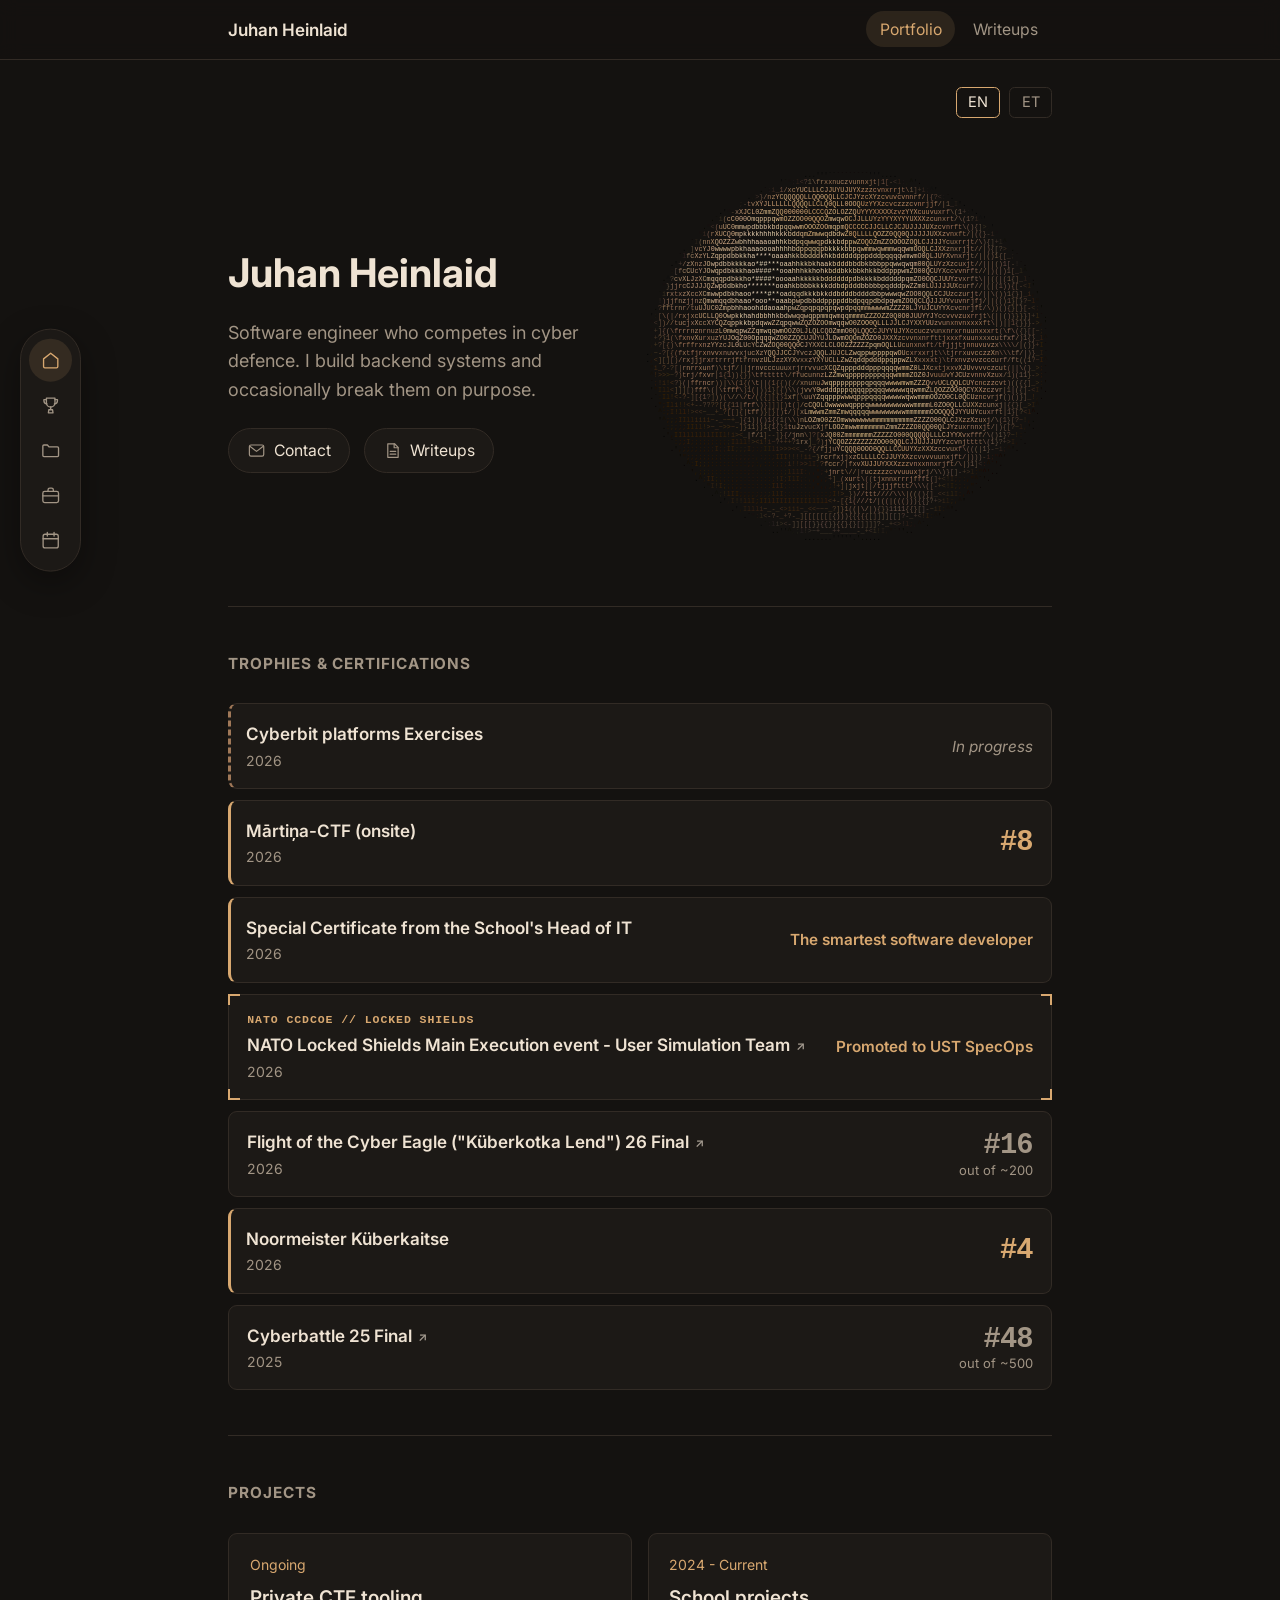
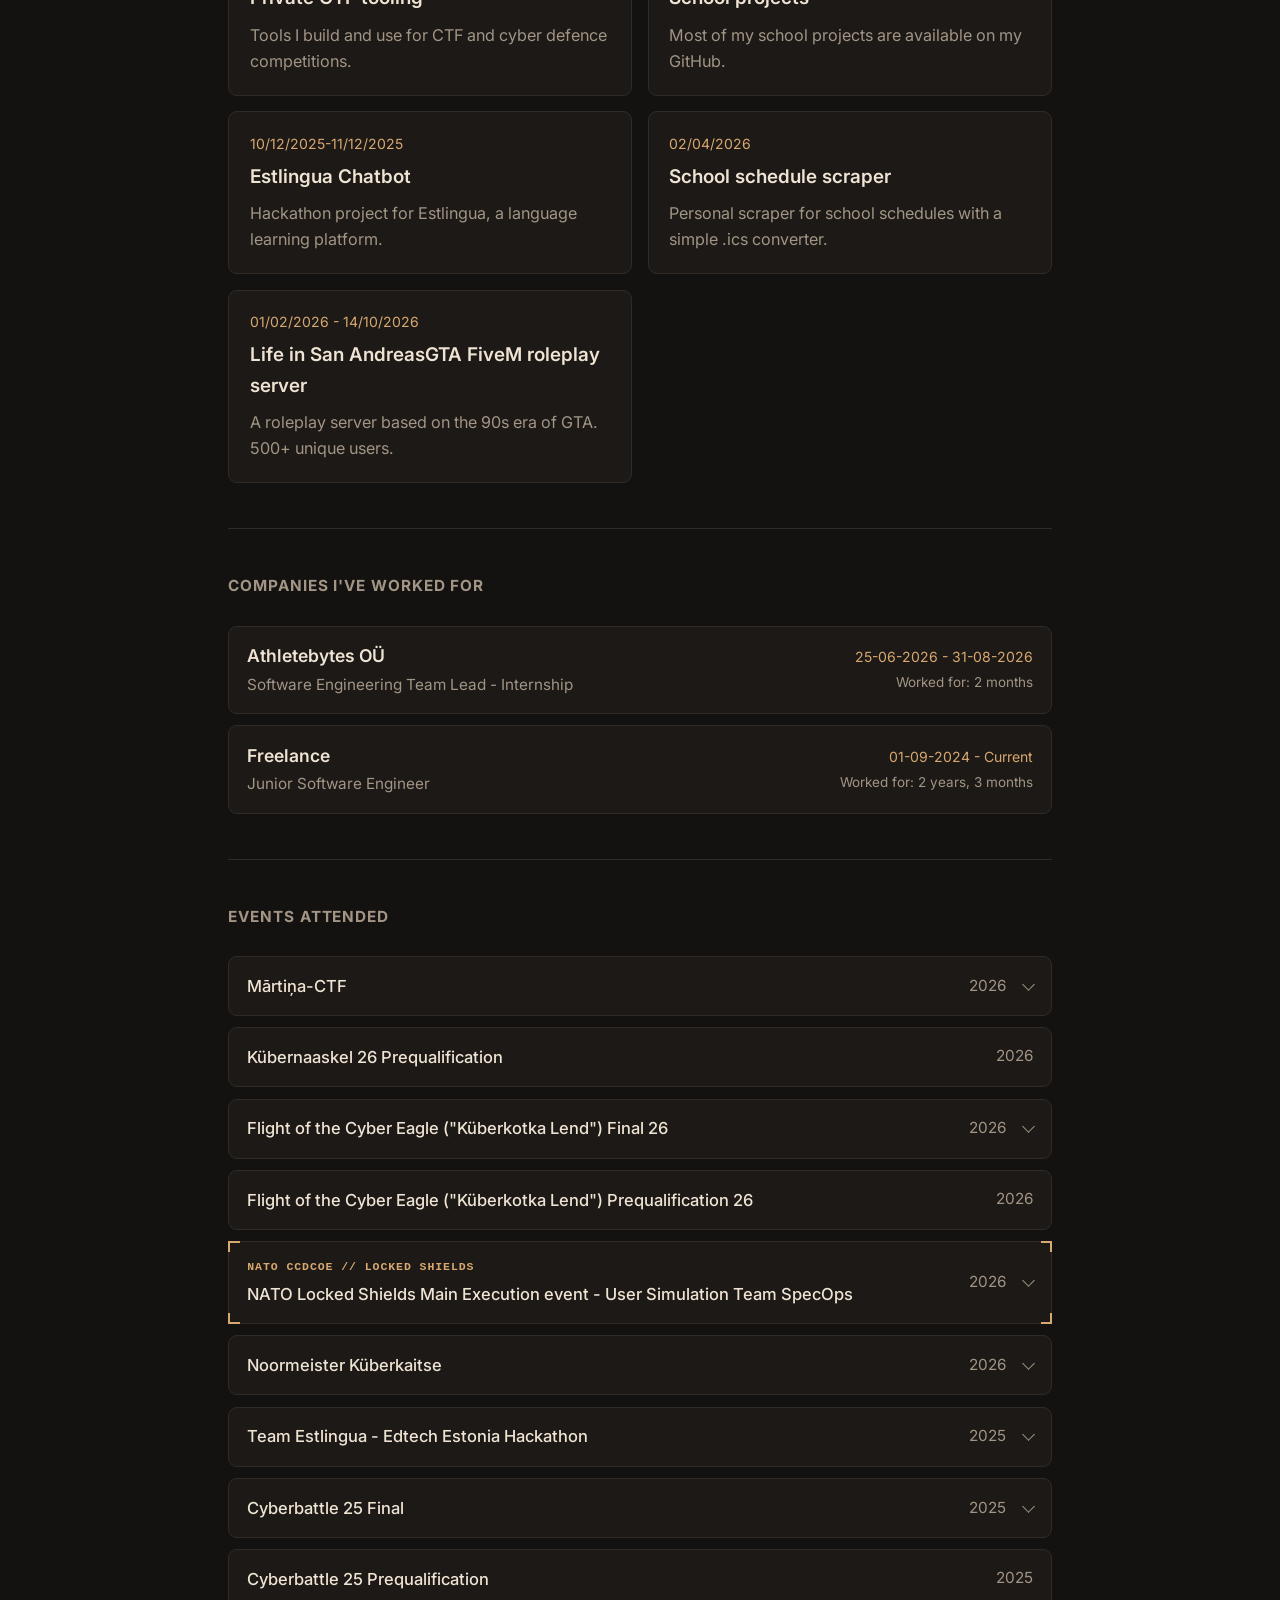
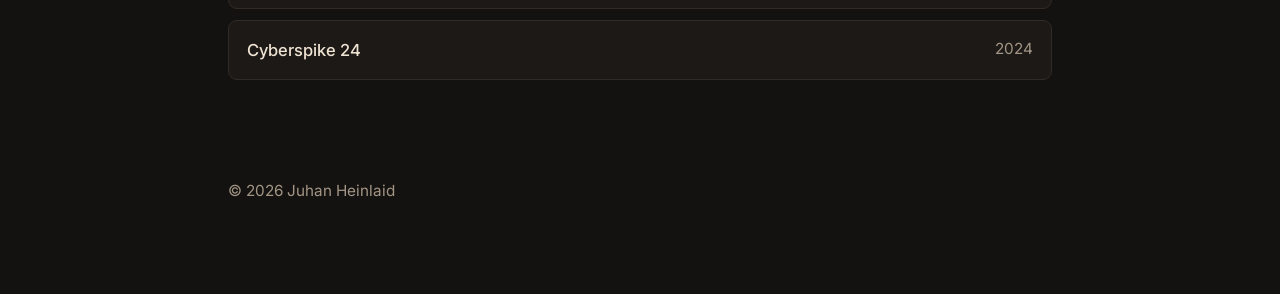
<file: index.html>
<!DOCTYPE html>
<html lang="en" id="html-root">
<head>
<meta charset="UTF-8">
<meta name="viewport" content="width=device-width, initial-scale=1.0">
<title>Juhan H Portfolio</title>
<link rel="preconnect" href="https://fonts.googleapis.com">
<link rel="preconnect" href="https://fonts.gstatic.com" crossorigin>
<link href="https://fonts.googleapis.com/css2?family=Inter:wght@400;500;600;700&display=swap" rel="stylesheet">
<link rel="stylesheet" href="style.css">
</head>
<body>

<nav class="topbar" aria-label="Main">
  <div class="topbar-inner">
    <a class="topbar-brand" href="./">Juhan Heinlaid</a>
    <div class="topbar-links">
      <a href="./" aria-current="page">Portfolio</a>
      <a href="writeups/">Writeups</a>
    </div>
  </div>
</nav>

<nav class="rail" id="rail" aria-label="Sections">
  <a class="rail-link" id="rail-home" href="#sec-top" data-target="sec-top">
    <svg viewBox="0 0 24 24" fill="none" stroke="currentColor" stroke-width="1.5" stroke-linecap="round" stroke-linejoin="round" aria-hidden="true"><path d="M4 10.4 12 4l8 6.4V19a1.5 1.5 0 0 1-1.5 1.5h-13A1.5 1.5 0 0 1 4 19z"/></svg>
  </a>
  <a class="rail-link" id="rail-trophies" href="#sec-trophies" data-target="sec-trophies">
    <svg viewBox="0 0 24 24" fill="none" stroke="currentColor" stroke-width="1.5" stroke-linecap="round" stroke-linejoin="round" aria-hidden="true"><path d="M7.2 4h9.6v5.1a4.8 4.8 0 0 1-9.6 0z"/><path d="M7.2 5.6H4.4v1.3a3.4 3.4 0 0 0 3.4 3.4M16.8 5.6h2.8v1.3a3.4 3.4 0 0 1-3.4 3.4"/><path d="M12 13.9v3.1M9.4 20.4l.5-3.4h4.2l.5 3.4z"/></svg>
  </a>
  <a class="rail-link" id="rail-projects" href="#sec-projects" data-target="sec-projects">
    <svg viewBox="0 0 24 24" fill="none" stroke="currentColor" stroke-width="1.5" stroke-linecap="round" stroke-linejoin="round" aria-hidden="true"><path d="M3.2 7.2A1.2 1.2 0 0 1 4.4 6h3.9l1.8 2.2h9.5a1.2 1.2 0 0 1 1.2 1.2v8.4a1.2 1.2 0 0 1-1.2 1.2H4.4a1.2 1.2 0 0 1-1.2-1.2z"/></svg>
  </a>
  <a class="rail-link" id="rail-companies" href="#sec-companies" data-target="sec-companies">
    <svg viewBox="0 0 24 24" fill="none" stroke="currentColor" stroke-width="1.5" stroke-linecap="round" stroke-linejoin="round" aria-hidden="true"><rect x="3.2" y="7.6" width="17.6" height="12.6" rx="2"/><path d="M9 7.6V6a2 2 0 0 1 2-2h2a2 2 0 0 1 2 2v1.6M3.2 12.6h17.6"/></svg>
  </a>
  <a class="rail-link" id="rail-events" href="#sec-events" data-target="sec-events">
    <svg viewBox="0 0 24 24" fill="none" stroke="currentColor" stroke-width="1.5" stroke-linecap="round" stroke-linejoin="round" aria-hidden="true"><rect x="3.5" y="5.2" width="17" height="15.3" rx="2.2"/><path d="M3.5 10.2h17M8.2 3.2v4M15.8 3.2v4"/></svg>
  </a>
</nav>

<div class="wrap">
  <div class="lang-switch">
    <button id="btn-en" class="active" onclick="setLang('en')">EN</button>
    <button id="btn-et" onclick="setLang('et')">ET</button>
  </div>

  <header id="sec-top">
    <div class="header-text">
      <h1 id="name">Juhan Heinlaid</h1>
      <p id="bio"></p>
      <a id="header-email" href="mailto:jheinlaid@proton.me">
        <svg viewBox="0 0 24 24" fill="none" stroke="currentColor" stroke-width="1.5" stroke-linecap="round" stroke-linejoin="round" aria-hidden="true"><rect x="3" y="5" width="18" height="14" rx="2"/><path d="m4 7 8 6 8-6"/></svg>
        Contact
      </a>
      <a id="header-writeups" href="writeups/">
        <svg viewBox="0 0 24 24" fill="none" stroke="currentColor" stroke-width="1.5" stroke-linecap="round" stroke-linejoin="round" aria-hidden="true"><path d="M6 3.5h8.5L19 8v12.5H6z"/><path d="M14 3.5V8.5h5M9 13h7M9 16.5h7"/></svg>
        Writeups
      </a>
    </div>
    <pre class="pluto" id="pluto-art" aria-hidden="true"></pre>
  </header>

  <section id="sec-trophies">
    <h2 id="label-trophies"></h2>
    <div class="trophy-list" id="trophies"></div>
  </section>

  <section id="sec-projects">
    <h2 id="label-projects"></h2>
    <div class="project-grid" id="projects"></div>
  </section>

  <section id="sec-companies">
    <h2 id="label-companies"></h2>
    <div class="company-list" id="companies"></div>
  </section>

  <section id="sec-events">
    <h2 id="label-events"></h2>
    <ul class="event-list" id="events"></ul>
  </section>

  <footer>
    <span id="footer-text"></span>
  </footer>
</div>

<script src="pluto-art.js"></script>
<div class="hover-preview" id="hover-preview"></div>

<div class="modal-overlay" id="modal-overlay">
  <div class="modal-box">
    <button class="modal-close" id="modal-close" aria-label="Close">&times;</button>
    <div class="date" id="modal-date"></div>
    <h3 id="modal-title"></h3>
    <div class="tag-row" id="modal-tags"></div>
    <p id="modal-details"></p>
    <div class="modal-shots" id="modal-shots" hidden></div>
    <div class="modal-discord" id="modal-discord" hidden>
      <div class="discord-heading">
        <div>
          <h4 id="label-discord"></h4>
          <p id="discord-status" class="discord-status">Loading server status...</p>
        </div>
        <span class="discord-live" id="discord-live"><span class="status-dot"></span> LIVE</span>
      </div>
      <div class="discord-stats" aria-live="polite">
        <div class="discord-stat">
          <span class="discord-stat-label" id="label-members"></span>
          <strong id="discord-members">--</strong>
        </div>
        <div class="discord-stat">
          <span class="discord-stat-label" id="label-online"></span>
          <strong id="discord-online">--</strong>
        </div>
      </div>
      <a class="discord-join" id="discord-join" href="#" target="_blank" rel="noopener" hidden></a>
    </div>
    <div class="modal-links">
      <a href="#" class="modal-link" id="modal-link" target="_blank" rel="noopener"></a>
      <a href="#" class="modal-link" id="modal-ucp-link" target="_blank" rel="noopener" style="display:none"></a>
    </div>
  </div>
</div>

<script>
const content = {
  en: {
    bio: "Software engineer who competes in cyber defence. I build backend systems and occasionally break them on purpose.",
    labels: {
      projects: "Projects",
      menu: "Sections",
      home: "Home",
      discord: "Life in San Andreas Discord",
      members: "Members",
      online: "Online now",
      joinDiscord: "Join the Discord ->",
      events: "Events attended",
      tags: "Tags:",
      trophies: "Trophies & certifications",
      companies: "Companies I've worked for",
      workedFor: "Worked for",
      year: "year",
      years: "years",
      month: "month",
      months: "months",
      lessThanMonth: "Less than a month"
    },
    projects: [
      { date: "Ongoing", name: "Private CTF tooling", desc: "Tools I build and use for CTF and cyber defence competitions.",
        preview: "Click here to learn more",
        details: "A collection of personal tools I write and use when competing in CTF and cyber defence events like Cyberbattle, Noormeister Küberkaitse and Flight of the Cyber Eagle.",
        tags: ["CTF", "Security", "Tooling", "Automation"],
        link: "" },

      { date: "2024 - Current", name: "School projects", desc: "Most of my school projects are available on my GitHub.",
        preview: "Click here to learn more",
        details: "Check out my GitHub for a list of my school projects, which range from web apps to C# applications and much more.",
        tags: ["C#", "ASP.NET", "MAUI", "JavaScript","HTML", "MariaDB", "SQL"],
        link: "https://github.com/pluuto960" },

      { date: "10/12/2025-11/12/2025", name: "Estlingua Chatbot", desc: "Hackathon project for Estlingua, a language learning platform.",
        preview: "Click here to learn more",
        details: "A project I worked on during a hackathon for Estlingua, a language learning platform. We built a chatbot that helps users practice their language skills in a conversational manner.",
        tags: ["AI", "Chatbot", "Hackathon"],
        link: "" },

      { date: "02/04/2026", name: "School schedule scraper", desc: "Personal scraper for school schedules with a simple .ics converter.",
        preview: "Click here to learn more",
        details: "A personal project where I built a scraper to extract school schedules and convert them into .ics format for easy calendar integration. For privacy reasons, I cannot provide a link to the project.",
        tags: ["C#", "HTML", "Playwright", "Web Scraping"],
        images: ["images/scraper-1.png", "images/scraper-2.png", "images/scraper-3.png"],
        link: "" },
      { date: "01/02/2026 - 14/10/2026", name: "Life in San AndreasGTA FiveM roleplay server", desc: "A roleplay server based on the 90s era of GTA. 500+ unique users. ",
        preview: "Click here to learn more",
        details: "A roleplay server based on the 90s era of GTA. With over 100+ custom scripts and a whopping 500+ playerbase. This server was made to create a experience not seen before in the Estonian GTA roleplay community. The server is still in development and is currently in closed beta.",
        tags: ["Lua", "SQL", "ESX", "FiveM", "Webmin", "HeidiSQL", "MariaDB", "Json", "IaaS"],
        link: "", ucpLink: "https://lsarp.ee", discord: true }
    ],
    events: [
      { name: "Cyberspike 24", date: "2024",
        details: "" },
      { name: "Cyberbattle 25 Prequalification", date: "2025",
        details: "" },
      { name: "Cyberbattle 25 Final", date: "2025",
        details: "Finished in 48th place in the final. <a href=\"https://ctftech.com/telia-cyber-battle-of-estonia-x-cyberspike-2025-delivered-excitement-and-top-level-competition/\" target=\"_blank\" rel=\"noopener\">Event write-up<span class=\"ext\" aria-hidden=\"true\">&#8599;</span></a>" },
      { name: "Team Estlingua - Edtech Estonia Hackathon", date: "2025",
        details: "Built the Estlingua chatbot with the team during the hackathon - see the project above." },
      { name: "Noormeister Küberkaitse", date: "2026",
        details: "The competition ran over two days. 10 teams took part in both the attack day and the defence day. Internet access was allowed on the attack day, while the defence day simulated a \"blackout\" situation. My classmate and I - both of us developers by training - <strong>finished in 4th place</strong>. Our school only covers cyber security at a minimal level, so we were really happy with how much we had taught ourselves for this competition and how well we managed to put it into practice. (And with how we schooled the students from the other Tallinn school :D)" },
      { name: "NATO Locked Shields Main Execution event - User Simulation Team SpecOps", date: "2026",
        featured: true, badge: "NATO CCDCOE // LOCKED SHIELDS",
        details: "Took part in the main execution event as part of the User Simulation Team and was promoted to UST SpecOps. <a href=\"https://ccdcoe.org/exercises/locked-shields/\" target=\"_blank\" rel=\"noopener\">Official site<span class=\"ext\" aria-hidden=\"true\">&#8599;</span></a>" },
      { name: "Flight of the Cyber Eagle (\"Küberkotka Lend\") Prequalification 26", date: "2026",
        details: "" },
      { name: "Flight of the Cyber Eagle (\"Küberkotka Lend\") Final 26", date: "2026",
        details: "Finished in 16th place in the final. <a href=\"https://www.cr14.ee/et/insights/the-eagle-has-landed-cr14-hosts-first-ever-flight-of-the-cyber-eagle-finale/\" target=\"_blank\" rel=\"noopener\">Event write-up<span class=\"ext\" aria-hidden=\"true\">&#8599;</span></a>" },
      { name: "Kübernaaskel 26 Prequalification", date: "2026",
        details: "" },
      { name: "Mārtiņa-CTF", date: "2026",
        details: "Finished 8th onsite. Took first blood on The Mirage. <a href=\"writeups/the-mirage/\">Read the writeup<span class=\"ext\" aria-hidden=\"true\">&#8599;</span></a>" }
    ],
    trophies: [
      { year: "2025", name: "Cyberbattle 25 Final", result: "48. place out of ~500",
        link: "https://ctftech.com/telia-cyber-battle-of-estonia-x-cyberspike-2025-delivered-excitement-and-top-level-competition/" },
      { year: "2026", name: "Noormeister Küberkaitse", result: "4. place" },
      { year: "2026", name: "Flight of the Cyber Eagle (\"Küberkotka Lend\") 26 Final", result: "16. place out of ~200",
        link: "https://www.cr14.ee/et/insights/the-eagle-has-landed-cr14-hosts-first-ever-flight-of-the-cyber-eagle-finale/" },
      { year: "2026", name: "NATO Locked Shields Main Execution event - User Simulation Team", result: "Promoted to UST SpecOps", highlight: true, featured: true, badge: "NATO CCDCOE // LOCKED SHIELDS",
        link: "https://ccdcoe.org/exercises/locked-shields/" },
      { year: "2026", name: "Special Certificate from the School's Head of IT", result: "The smartest software developer", highlight: true },
      { year: "2026", name: "Mārtiņa-CTF (onsite)", result: "8. place" },
      { year: "2026", name: "Cyberbit platforms Exercises", result: "In progress", pending: true }
    ],
    companies: [
      { name: "Freelance", role: "Junior Software Engineer", period: "01-09-2024 - Current", startDate: "2024-09-01" },
      { name: "Athletebytes OÜ", role: "Software Engineering Team Lead - Internship", period: "25-06-2026 - 31-08-2026", startDate: "2026-06-25", endDate: "2026-08-31" }
    ],
    footer: "© 2026 Juhan Heinlaid"
  },
  et: {
    bio: "Tarkvaraarendaja, kes võistleb küberkaitses. Ehitan backend süsteeme ja aeg-ajalt lõhun neid meelega.",
    labels: {
      projects: "Projektid",
      menu: "Sektsioonid",
      home: "Avaleht",
      discord: "Life in San Andreas Discord",
      members: "Liikmed",
      online: "Hetkel online",
      joinDiscord: "Liitu Discordiga ->",
      events: "Osaletud üritused",
      tags: "Sildid:",
      trophies: "Auhinnad ja sertifikaadid",
      companies: "Ettevõtted, kus olen töötanud",
      workedFor: "Töötanud",
      year: "aasta",
      years: "aastat",
      month: "kuu",
      months: "kuud",
      lessThanMonth: "Alla kuu"
    },
    projects: [
      { date: "Kestev arendus", name: "Privaatsed CTF tööriistad", desc: "Tööriistad, mida ehitan ja kasutan CTF-i ja küberkaitse võistlustel.",
        preview: "Vajuta siia, et rohkem teada saada",
        details: "Kogu isiklikest tööriistadest, mida kirjutan ja kasutan CTF-i ja küberkaitse võistlustel, nagu Cyberbattle, Noormeister Küberkaitse ja Küberkotka Lend.",
        tags: ["CTF", "Turvalisus", "Tööriistad", "Automatiseerimine"],
        link: "" },

      { date: "2024 - Praegu", name: "Kooliprojektid", desc: "Enamik minu kooliprojekte on saadaval minu GitHubis.",
        preview: "Vajuta siia, et rohkem teada saada.",
        details: "Vaata minu GitHubi, kust leiad nimekirja minu kooliprojektidest, mis ulatuvad veebirakendustest C# rakendusteni ja veel palju muud.",
        tags: ["C#", "ASP.NET", "MAUI", "JavaScript","HTML", "MariaDB", "SQL"],
        link: "https://github.com/pluuto960" },

      { date: "10/12/2025-11/12/2025", name: "Estlingua vestlusrobot", desc: "Häkatoni projekt Estlingua jaoks, mis on keeleõppe platvorm.",
        preview: "Vajuta siia, et rohkem teada saada",
        details: "Projekt, millega töötasin häkatonil Estlingua jaoks, mis on keeleõppe platvorm. Ehitasime vestlusroboti, mis aitab kasutajatel harjutada oma keeleoskust vestluse vormis.",
        tags: ["AI", "Vestlusrobot", "Häkaton"],
        link: "" },

      { date: "02/04/2026", name: "Kooli tunniplaani scraper", desc: "Isiklik andmekraapija kooli tunniplaanide jaoks koos lihtsa .ics konverteriga.",
        preview: "Vajuta siia, et rohkem teada saada",
        details: "Isiklik projekt, kus ehitasin rakenduse kooli tunniplaanide väljavõtmiseks ja nende teisendamiseks .ics formaati, et need oleks lihtne kalendrisse lisada. Privaatsuse tõttu ei saa ma projekti linki jagada.",
        tags: ["C#", "HTML", "Playwright", "Veebi Scraper"],
        images: ["images/scraper-1.png", "images/scraper-2.png", "images/scraper-3.png"],
        link: "" },
      { date: "01/02/2026 - 14/10/2026", name: "Life in San Andreas GTA FiveM rollimänguserver", desc: "Rollimänguserver, mis põhineb GTA 90ndate ajastul. 500+ kasutajat.",
        preview: "Vajuta siia, et rohkem teada saada",
        details: "Rollimänguserver, mis põhineb GTA 90ndate ajastul. Üle 100 kohandatud skriptiga ja tervelt 500+ mängijaga kogukonnaga. Server loodi, et pakkuda kogemust, mida Eesti GTA rollimängu kogukonnas varem nähtud pole. Server on endiselt arenduses ja praegu suletud beetatestis.",
        tags: ["Lua", "SQL", "ESX", "FiveM", "Webmin", "HeidiSQL", "MariaDB", "Json", "Iaas"],
        link: "", ucpLink: "https://lsarp.ee", discord: true }
    ],
    events: [
      { name: "Cyberspike 24", date: "2024",
        details: "" },
      { name: "Cyberbattle 25 eelvoor", date: "2025",
        details: "" },
      { name: "Cyberbattle 25 finaal", date: "2025",
        details: "Saavutasin finaalis 48. koha. <a href=\"https://ctftech.com/telia-cyber-battle-of-estonia-x-cyberspike-2025-delivered-excitement-and-top-level-competition/\" target=\"_blank\" rel=\"noopener\">Ülevaade üritusest<span class=\"ext\" aria-hidden=\"true\">&#8599;</span></a>" },
      { name: "Team Estlingua - Edtech Estonia häkaton", date: "2025",
        details: "Ehitasime meeskonnaga häkatonil Estlingua vestlusroboti - vaata projekti ülalpool." },
      { name: "Noormeister Küberkaitse", date: "2026",
        details: "Võistlus koosnes kahest päevast. 10 Tiimi võtsid osa nii ründepäeval kui ka kaitsepäeval. Ründepäeval oli lubatud interneti kasutamine, kuid kaitsepäeval simuleeriti \"blackout\" olukorda. Mina ja mu kursusekaaslane kes on hariduselt arendajad <strong>saavutasime 4. koha</strong>. Kuna koolis me küberturvet õpime minimaalselt siis olime väga rahul sellega kui palju me olime ise juurde õppinud selle võistluse jaoks ning kuidas me suutsime seda praktiseerida. (Ning kuidas me teisele Tallinna kooli õpilastele pähe tegime :D)" },
      { name: "NATO Locked Shields Main execution - kasutajasimulatsiooni meeskonna SpecOps", date: "2026",
        featured: true, badge: "NATO CCDCOE // LOCKED SHIELDS",
        details: "Osalesin põhiharjutusel kasutajasimulatsiooni meeskonnas ja mind ülendati UST SpecOpsi." },
      { name: "Küberkotka Lend eelvoor 26", date: "2026",
        details: "" },
      { name: "Küberkotka Lend finaal 26", date: "2026",
        details: "Saavutasin finaalis 16. koha. <a href=\"https://www.cr14.ee/et/insights/the-eagle-has-landed-cr14-hosts-first-ever-flight-of-the-cyber-eagle-finale/\" target=\"_blank\" rel=\"noopener\">Ülevaade üritusest<span class=\"ext\" aria-hidden=\"true\">&#8599;</span></a>" },
      { name: "Kübernaaskel eelvoor 26", date: "2026",
        details: "" },
      { name: "Mārtiņa-CTF", date: "2026",
        details: "Saavutasin kohapeal 8. koha. Sain ülesandel The Mirage esimese vere (first blood). <a href=\"writeups/the-mirage/\">Loe lahenduskäiku<span class=\"ext\" aria-hidden=\"true\">&#8599;</span></a>" }
    ],
    trophies: [
      { year: "2025", name: "Cyberbattle 25 finaal", result: "48. koht ~500 seast",
        link: "https://ctftech.com/telia-cyber-battle-of-estonia-x-cyberspike-2025-delivered-excitement-and-top-level-competition/" },
      { year: "2026", name: "Noormeister Küberkaitse", result: "4. koht" },
      { year: "2026", name: "Küberkotka Lend 26 finaal", result: "16. koht ~200 seast",
        link: "https://www.cr14.ee/et/insights/the-eagle-has-landed-cr14-hosts-first-ever-flight-of-the-cyber-eagle-finale/" },
      { year: "2026", name: "NATO Locked Shields Main execution - kasutajasimulatsiooni meeskond", result: "Ülendatud UST SpecOpsi", highlight: true, featured: true, badge: "NATO CCDCOE // LOCKED SHIELDS",
        link: "https://ccdcoe.org/exercises/locked-shields/" },
      { year: "2026", name: "Kooli IT valdkonnajuhi eritunnistus", result: "Kõige nutikam tarkvaraarendaja", highlight: true },
      { year: "2026", name: "Mārtiņa-CTF (kohapeal)", result: "8. koht" },
      { year: "2026", name: "Cyberbit platvormi harjutused", result: "Pooleli", pending: true }
    ],
    companies: [
      { name: "Freelance", role: "Noorem Tarkvaraarendaja", period: "01-09-2024 - Praegu", startDate: "2024-09-01" },
      { name: "Athletebytes OÜ", role: "Tarkvaraarenduse meeskonnajuht - praktika", period: "25-06-2026 - 31-08-2026", startDate: "2026-06-25", endDate: "2026-08-31" }
    ],
    footer: "© 2026 Juhan Heinlaid"
  }
};

let currentLang = 'en';

function formatDuration(startDate, labels, endDate = new Date()){
  const start = new Date(`${startDate}T00:00:00`);
  let months = (endDate.getFullYear() - start.getFullYear()) * 12;
  months += endDate.getMonth() - start.getMonth();
  if(endDate.getDate() < start.getDate()) months -= 1;
  months = Math.max(0, months);

  const years = Math.floor(months / 12);
  const remainingMonths = months % 12;
  const duration = [];
  if(years) duration.push(`${years} ${years === 1 ? labels.year : labels.years}`);
  if(remainingMonths) duration.push(`${remainingMonths} ${remainingMonths === 1 ? labels.month : labels.months}`);
  return duration.join(', ') || labels.lessThanMonth;
}

const DISCORD_GUILD_ID = '1475890268900298755';
const DISCORD_INVITE_URL = 'https://discord.gg/vkQ5PJGsrm';
const DISCORD_API_URL = 'https://discord.com/api/v10/invites/vkQ5PJGsrm?with_counts=true';

function setDiscordText(key, value){
  document.getElementById(key).textContent = value;
}

function renderDiscordLabels(labels){
  setDiscordText('label-discord', labels.discord);
  setDiscordText('label-members', labels.members);
  setDiscordText('label-online', labels.online);
  const join = document.getElementById('discord-join');
  join.textContent = labels.joinDiscord;
}

async function loadDiscordStatus(){
  const members = document.getElementById('discord-members');
  const online = document.getElementById('discord-online');
  const status = document.getElementById('discord-status');
  const live = document.getElementById('discord-live');
  const join = document.getElementById('discord-join');

  if(DISCORD_INVITE_URL){
    join.href = DISCORD_INVITE_URL;
    join.hidden = false;
  }

  if(!DISCORD_GUILD_ID){
    members.textContent = '--';
    online.textContent = '--';
    live.hidden = true;
    status.textContent = currentLang === 'et'
      ? 'Lisa serveri ID, et näha reaalajas statistikat.'
      : 'Add the server ID to show live statistics.';
    return;
  }

  try {
    const response = await fetch(DISCORD_API_URL);
    if(!response.ok) throw new Error('Discord widget unavailable');
    const data = await response.json();
    members.textContent = data.approximate_member_count ?? '--';
    online.textContent = data.approximate_presence_count ?? '--';
    status.textContent = data.guild?.name || 'Life in San Andreas';
    live.hidden = false;
  } catch(error) {
    members.textContent = '--';
    online.textContent = '--';
    live.hidden = true;
    status.textContent = currentLang === 'et'
      ? 'Discordi statistika pole hetkel saadaval.'
      : 'Discord statistics are currently unavailable.';
  }
}

function render(lang){
  const c = content[lang];
  currentLang = lang;

  document.getElementById('html-root').setAttribute('lang', lang);
  document.getElementById('bio').textContent = c.bio;

  document.getElementById('label-projects').textContent = c.labels.projects;
  document.getElementById('label-events').textContent = c.labels.events;
  document.getElementById('label-trophies').textContent = c.labels.trophies;
  document.getElementById('label-companies').textContent = c.labels.companies;
  document.getElementById('footer-text').textContent = c.footer;
  renderDiscordLabels(c.labels);
  document.getElementById('rail').setAttribute('aria-label', c.labels.menu);
  [['home', c.labels.home], ['trophies', c.labels.trophies], ['projects', c.labels.projects],
   ['companies', c.labels.companies], ['events', c.labels.events]].forEach(([key, label]) => {
    const link = document.getElementById(`rail-${key}`);
    link.dataset.label = label;
    link.setAttribute('aria-label', label);
  });

  document.getElementById('projects').innerHTML = c.projects.map((p, i) => `
    <div class="project-box" data-index="${i}">
      <div class="date">${p.date}</div>
      <h3>${p.name}</h3>
      <p>${p.desc}</p>
    </div>
  `).join('');

  // reticle corner ticks, used only on featured (NATO) rows
  const TICKS = ['tl','tr','bl','br'].map(p => `<i class="tick ${p}" aria-hidden="true"></i>`).join('');

  document.getElementById('events').innerHTML = [...c.events].reverse().map(e => {
    const badge = e.badge ? `<span class="event-badge">${e.badge}</span>` : '';
    const head = `<span class="event-head">${badge}<span class="event-name">${e.name}</span></span><span class="event-date">${e.date}</span>`;
    const cls = `event-item${e.featured ? ' is-featured' : ''}`;
    const ticks = e.featured ? TICKS : '';
    if(!e.details) return `<li class="${cls} event-plain">${ticks}${head}</li>`;
    return `
      <li class="${cls}">
        ${ticks}
        <details>
          <summary>${head}<span class="event-chevron" aria-hidden="true"></span></summary>
          <p class="event-details">${e.details}</p>
        </details>
      </li>
    `;
  }).join('');

  document.getElementById('trophies').innerHTML = [...c.trophies].reverse().map(t => {
    const rank = parseInt(t.result, 10);
    const top = !t.pending && (t.highlight || (Number.isFinite(rank) && rank <= 10));
    const tag = t.link ? 'a' : 'div';
    const attrs = t.link ? ` href="${t.link}" target="_blank" rel="noopener"` : '';
    const ext = t.link ? '<span class="ext" aria-hidden="true">&#8599;</span>' : '';
    // "48. place out of ~500" / "48. koht ~500 seast" -> big numeral + small remainder
    const m = !t.pending && /^(\d+)\.\s*\S+\s*(.*)$/.exec(t.result);
    const result = m
      ? `<span class="trophy-rank">#${m[1]}</span>${m[2] ? `<span class="trophy-of">${m[2]}</span>` : ''}`
      : t.result;
    const rowCls = ['trophy-row', t.link && 'is-link', t.featured && 'is-featured', top && 'is-top', t.pending && 'is-pending']
      .filter(Boolean).join(' ');
    return `
      <${tag} class="${rowCls}"${attrs}>
        ${t.featured ? TICKS : ''}
        <div class="trophy-main">
          ${t.badge ? `<span class="trophy-badge">${t.badge}</span>` : ''}
          <span class="trophy-name">${t.name}${ext}</span>
          <span class="trophy-year">${t.year}</span>
        </div>
        <span class="trophy-result">${result}</span>
      </${tag}>
    `;
  }).join('');

  document.getElementById('companies').innerHTML = [...c.companies].reverse().map(co => `
    <div class="company-box">
      <div class="company-info">
        <span class="company-name">${co.name}</span>
        <span class="role">${co.role}</span>
      </div>
      <div class="company-meta">
        <span class="period">${co.period}</span>
        <span class="duration">${c.labels.workedFor}: ${formatDuration(co.startDate, c.labels, co.endDate ? new Date(`${co.endDate}T00:00:00`) : new Date())}</span>
      </div>
    </div>
  `).join('');

  // hide the modal/tooltip in case the language changes while one is open
  closeModal();
  hidePreview();
}

function setLang(lang){
  document.getElementById('btn-en').classList.toggle('active', lang === 'en');
  document.getElementById('btn-et').classList.toggle('active', lang === 'et');
  render(lang);
}

/* ---------------- hover preview ----------------
   Follows the cursor, flips at the viewport edges and stays clamped inside it.
   Positions are written as a transform, batched into one rAF per frame, so a
   fast pointer never forces a synchronous layout. All of it is plain CSS
   pixels - which is why the page scales through the root font-size rather than
   `zoom`, whose scaled coordinate space used to drag the box off target. */
const previewEl = document.getElementById('hover-preview');
const projectsEl = document.getElementById('projects');

const PREVIEW_GAP = 0.75;   // rem between cursor and box
const PREVIEW_EDGE = 0.5;   // rem between box and viewport edge

let previewIndex = null;    // data-index currently being previewed
let previewFrame = 0;
let pointerX = 0;
let pointerY = 0;

function rem(value){
  return value * parseFloat(getComputedStyle(document.documentElement).fontSize);
}

function hidePreview(){
  previewIndex = null;
  previewEl.classList.remove('is-visible');
  if(previewFrame){
    cancelAnimationFrame(previewFrame);
    previewFrame = 0;
  }
}

function placePreview(){
  if(previewIndex === null) return;

  const gap = rem(PREVIEW_GAP);
  const edge = rem(PREVIEW_EDGE);
  const w = previewEl.offsetWidth;
  const h = previewEl.offsetHeight;
  const vw = document.documentElement.clientWidth;
  const vh = document.documentElement.clientHeight;

  // sit below-right of the cursor, flipping to the other side when it overflows
  let x = pointerX + gap;
  let y = pointerY + gap;
  if(x + w + edge > vw) x = pointerX - gap - w;
  if(y + h + edge > vh) y = pointerY - gap - h;

  // a box with no room on either side still stays fully on screen
  x = Math.min(Math.max(x, edge), Math.max(edge, vw - w - edge));
  y = Math.min(Math.max(y, edge), Math.max(edge, vh - h - edge));

  previewEl.style.transform = `translate3d(${Math.round(x)}px, ${Math.round(y)}px, 0)`;
}

function queuePreview(){
  if(previewFrame) return;
  previewFrame = requestAnimationFrame(() => {
    previewFrame = 0;
    placePreview();
  });
}

function showPreview(box){
  const project = content[currentLang].projects[box.dataset.index];
  if(!project){ hidePreview(); return; }

  if(box.dataset.index !== previewIndex){
    previewIndex = box.dataset.index;
    const tags = project.tags || [];
    previewEl.innerHTML = `
      <div class="preview-text">${project.preview || project.desc}</div>
      ${tags.length ? `
        <div class="preview-tags-label">${content[currentLang].labels.tags}</div>
        <div class="tag-row">${tags.map(t => `<span class="tag">${t}</span>`).join('')}</div>
      ` : ''}
    `;
    placePreview();                 // place it before it fades in, not after
    previewEl.classList.add('is-visible');
    return;
  }
  queuePreview();
}

if(window.matchMedia('(hover: hover) and (pointer: fine)').matches){
  projectsEl.addEventListener('pointermove', (e) => {
    if(e.pointerType !== 'mouse'){ hidePreview(); return; }
    pointerX = e.clientX;
    pointerY = e.clientY;
    const box = e.target.closest('.project-box');
    if(box) showPreview(box);
    else hidePreview();
  });
  projectsEl.addEventListener('pointerleave', hidePreview);
  window.addEventListener('scroll', hidePreview, { passive: true });
  window.addEventListener('resize', hidePreview);
  window.addEventListener('blur', hidePreview);
}

/* ---------------- project detail modal ---------------- */
const modalOverlay = document.getElementById('modal-overlay');

function openModal(project){
  document.getElementById('modal-date').textContent = project.date;
  document.getElementById('modal-title').textContent = project.name;
  document.getElementById('modal-details').textContent = project.details || project.desc;
  const discordPanel = document.getElementById('modal-discord');
  discordPanel.hidden = !project.discord;
  if(project.discord) loadDiscordStatus();

  document.getElementById('modal-tags').innerHTML = (project.tags || [])
    .map(t => `<span class="tag">${t}</span>`).join('');

  const shotsEl = document.getElementById('modal-shots');
  const images = project.images || [];
  shotsEl.hidden = images.length === 0;
  shotsEl.innerHTML = images
    .map(src => `<img src="${src}" alt="${project.name}" loading="lazy">`).join('');

  const linkEl = document.getElementById('modal-link');
  if(project.link){
    linkEl.href = project.link;
    linkEl.textContent = 'View project →';
    linkEl.style.display = 'inline-block';
  } else {
    linkEl.style.display = 'none';
  }

  const ucpLinkEl = document.getElementById('modal-ucp-link');
  if(project.ucpLink){
    ucpLinkEl.href = project.ucpLink;
    ucpLinkEl.textContent = 'Open UCP →';
    ucpLinkEl.style.display = 'inline-block';
  } else {
    ucpLinkEl.style.display = 'none';
  }

  modalOverlay.classList.add('active');
  hidePreview();
}

function closeModal(){
  modalOverlay.classList.remove('active');
}

document.getElementById('projects').addEventListener('click', (e) => {
  const box = e.target.closest('.project-box');
  if(!box) return;
  const project = content[currentLang].projects[box.dataset.index];
  if(project) openModal(project);
});

document.getElementById('modal-close').addEventListener('click', closeModal);
modalOverlay.addEventListener('click', (e) => {
  if(e.target === modalOverlay) closeModal();
});
document.addEventListener('keydown', (e) => {
  if(e.key === 'Escape') closeModal();
});

/* ---------------- section rail ---------------- */
const railLinks = [...document.querySelectorAll('.rail-link')];
const railSections = railLinks
  .map(link => document.getElementById(link.dataset.target))
  .filter(Boolean);

function setActiveRail(id){
  railLinks.forEach(link => link.classList.toggle('is-active', link.dataset.target === id));
}

if('IntersectionObserver' in window){
  const railObserver = new IntersectionObserver((entries) => {
    const visible = entries.filter(e => e.isIntersecting);
    if(visible.length) setActiveRail(visible[0].target.id);
  }, { rootMargin: '-15% 0px -70% 0px' });
  railSections.forEach(section => railObserver.observe(section));
}
render('en');
</script>

</body>
</html>
</file>
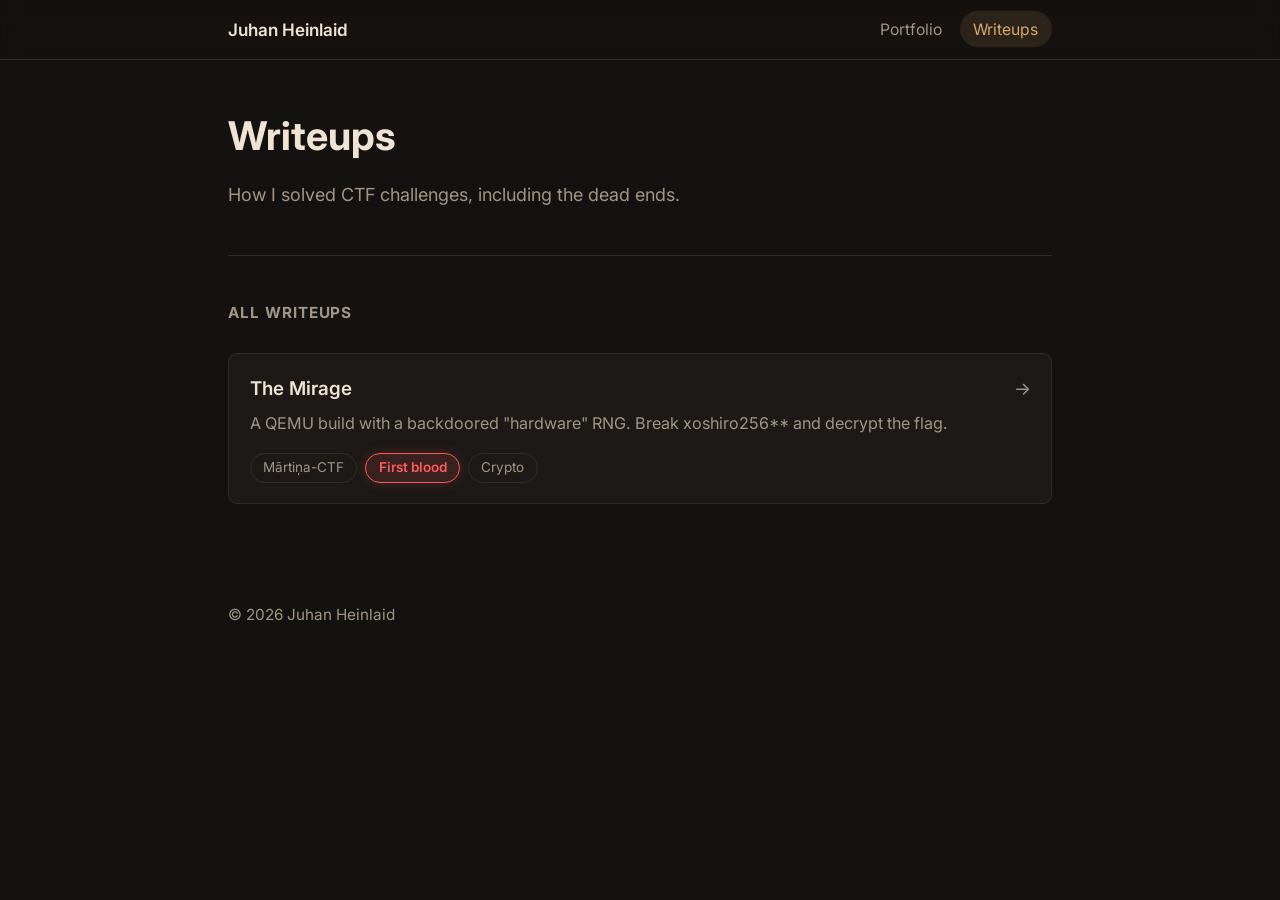
<file: writeups/index.html>
<!DOCTYPE html>
<html lang="en">
<head>
<meta charset="UTF-8">
<meta name="viewport" content="width=device-width, initial-scale=1.0">
<title>Writeups | Juhan Heinlaid</title>
<link rel="preconnect" href="https://fonts.googleapis.com">
<link rel="preconnect" href="https://fonts.gstatic.com" crossorigin>
<link href="https://fonts.googleapis.com/css2?family=Inter:wght@400;500;600;700&display=swap" rel="stylesheet">
<link rel="stylesheet" href="../style.css">
</head>
<body class="writeups-page">

<nav class="topbar" aria-label="Main">
  <div class="topbar-inner">
    <a class="topbar-brand" href="../">Juhan Heinlaid</a>
    <div class="topbar-links">
      <a href="../">Portfolio</a>
      <a href="./" aria-current="page">Writeups</a>
    </div>
  </div>
</nav>

<div class="wrap">
  <header class="page-header">
    <h1>Writeups</h1>
    <p>How I solved CTF challenges, including the dead ends.</p>
  </header>

  <section id="writeup-list">
    <h2>All writeups</h2>
    <div class="writeup-index">
      <a class="writeup-card" href="the-mirage/">
        <div class="writeup-card-top">
          <span class="writeup-card-title">The Mirage</span>
          <span class="writeup-card-go" aria-hidden="true">&rarr;</span>
        </div>
        <p>A QEMU build with a backdoored "hardware" RNG. Break xoshiro256** and decrypt the flag.</p>
        <div class="chip-row">
          <span class="chip">Mārtiņa-CTF</span>
          <span class="chip chip-blood">First blood</span>
          <span class="chip">Crypto</span>
        </div>
      </a>
    </div>
  </section>

  <footer>
    <span>&copy; 2026 Juhan Heinlaid</span>
  </footer>
</div>

</body>
</html>
</file>
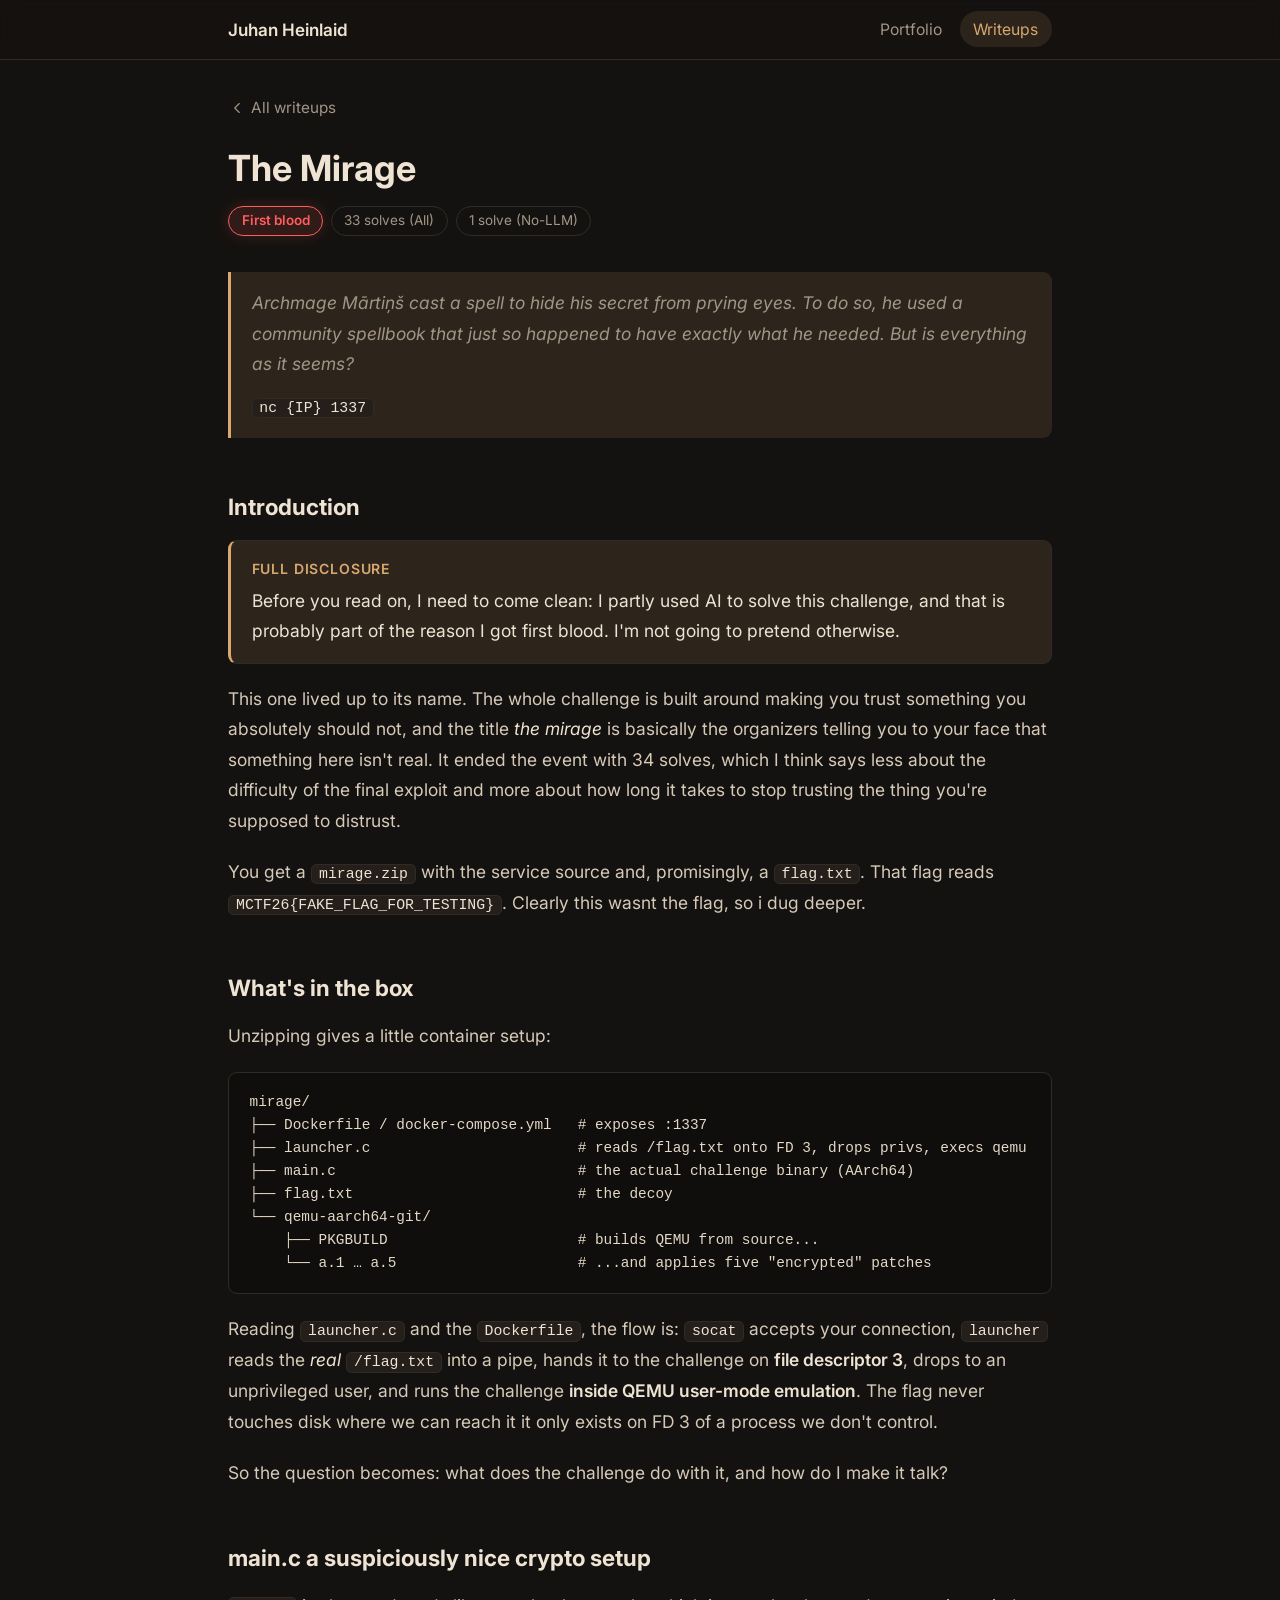
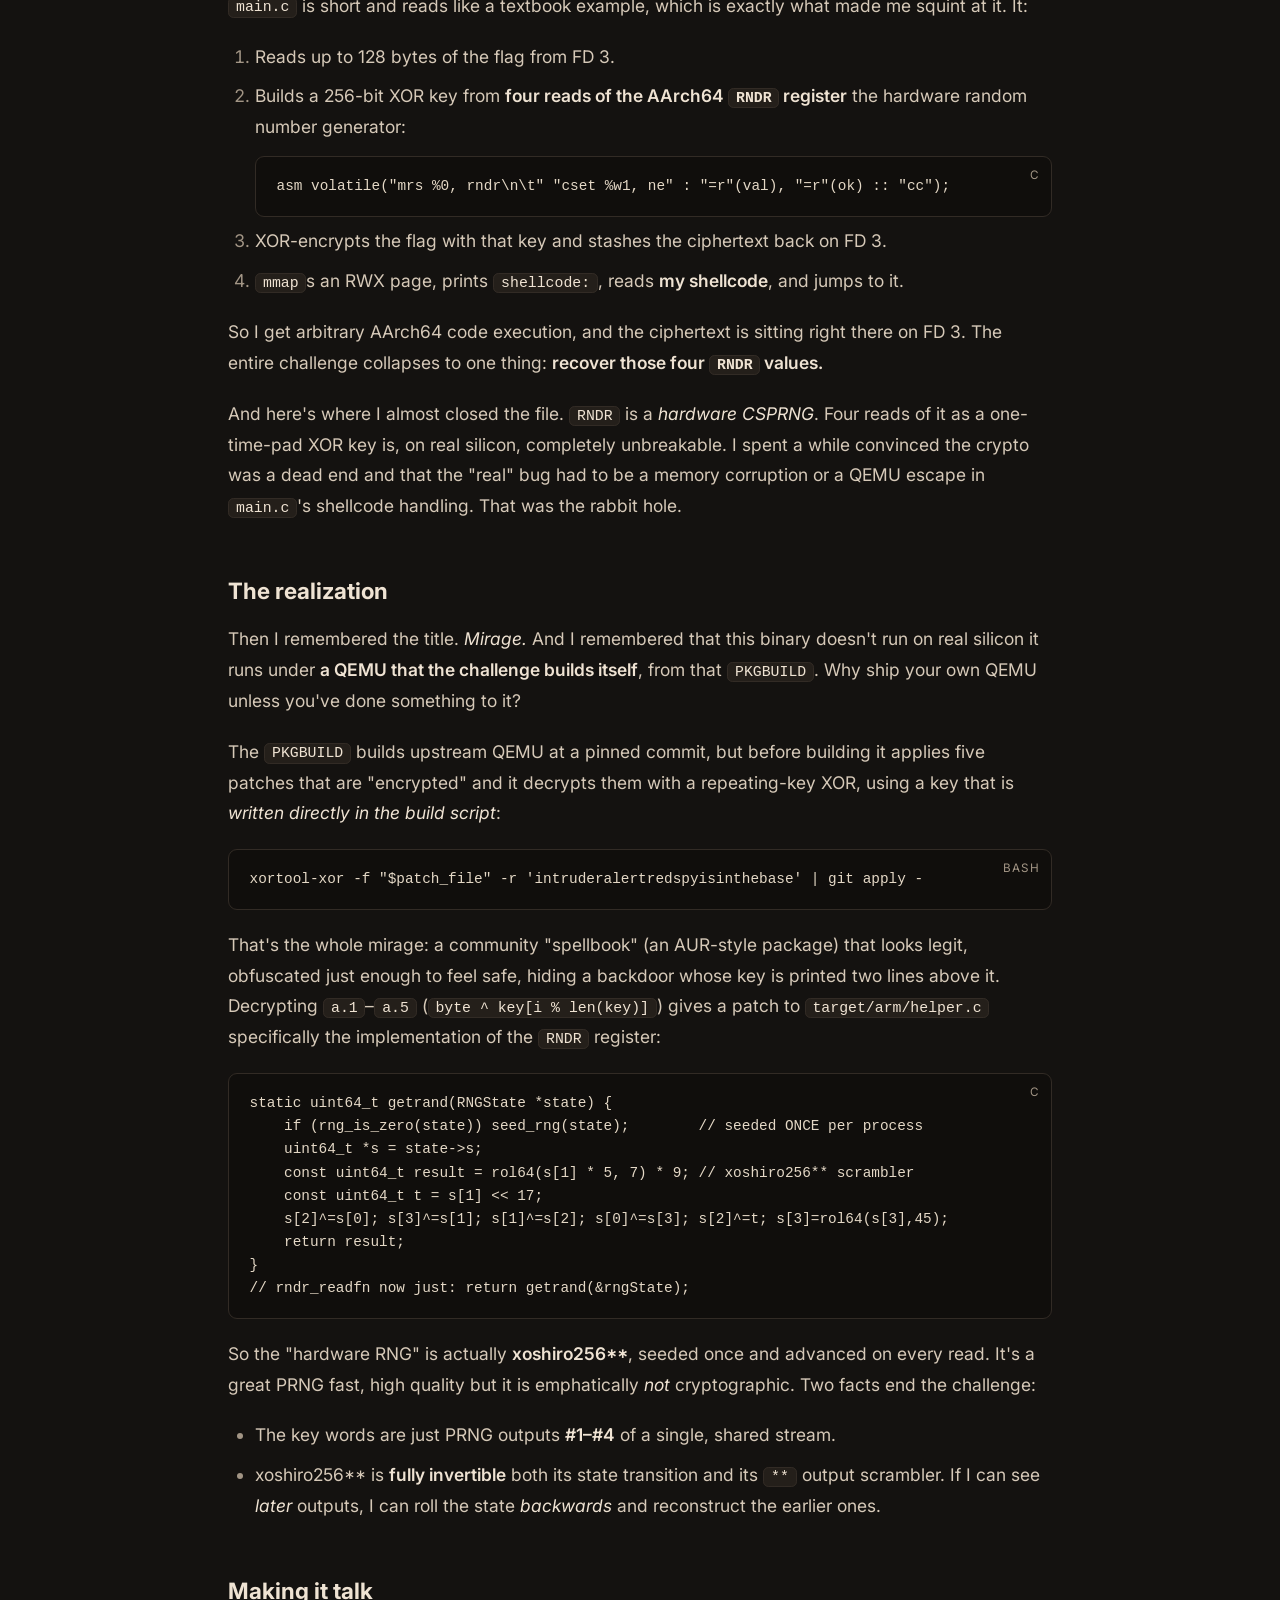
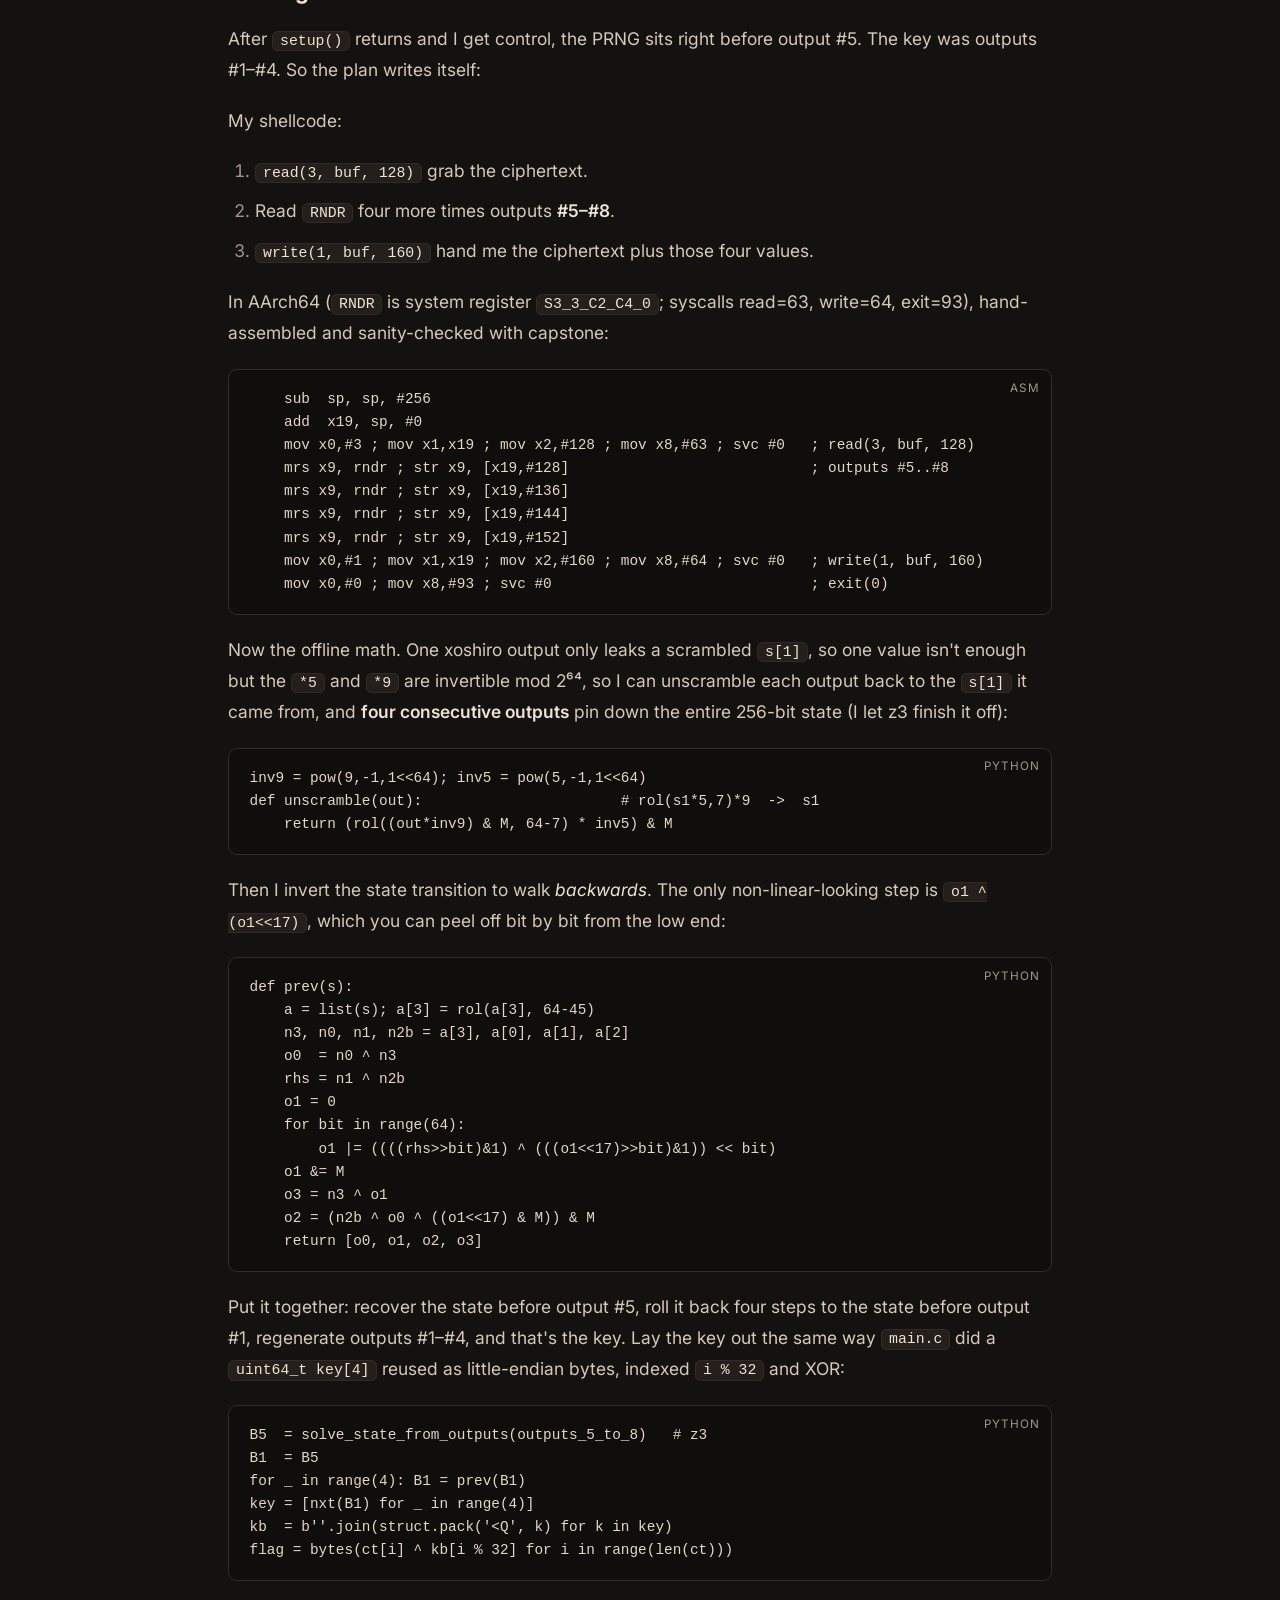
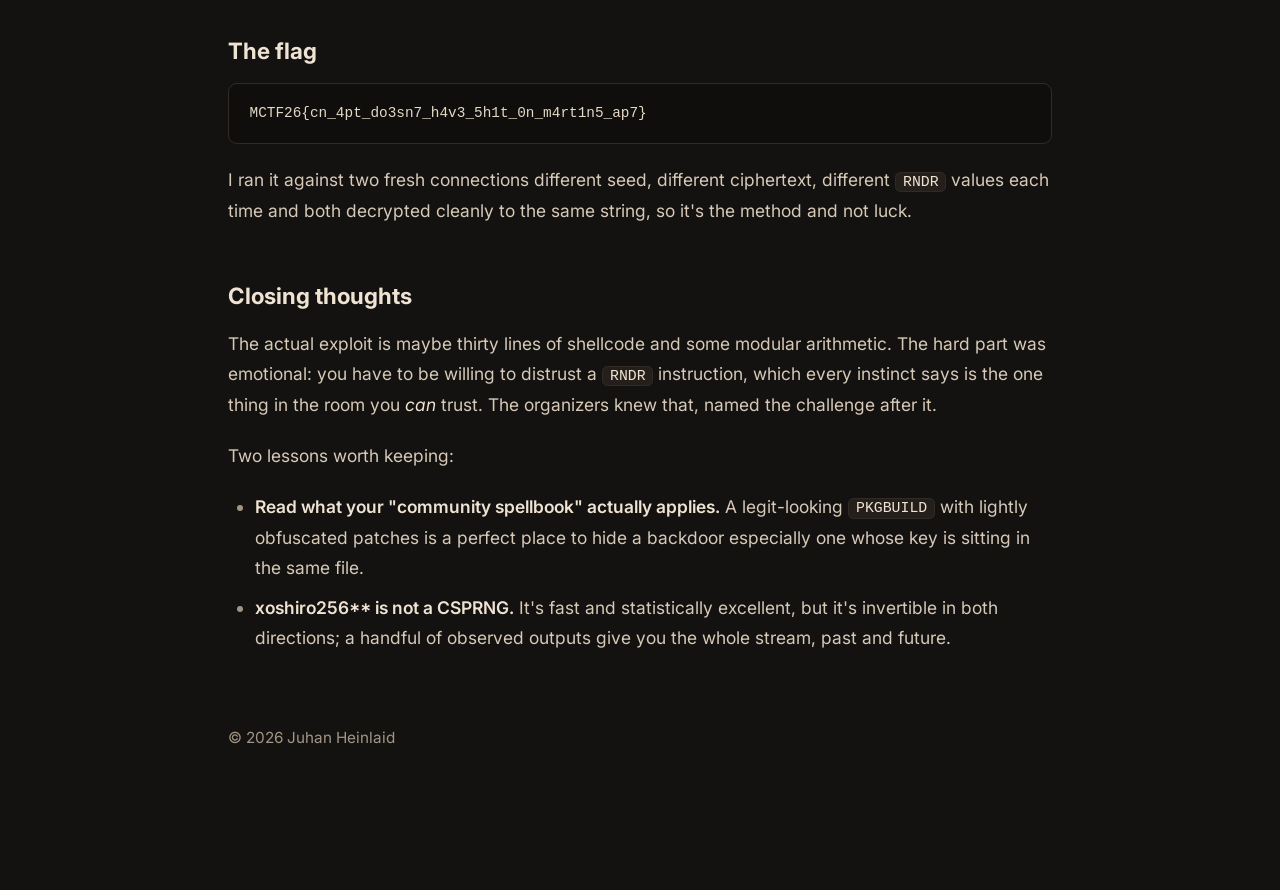
<file: writeups/the-mirage/index.html>
<!DOCTYPE html>
<html lang="en">
<head>
<meta charset="UTF-8">
<meta name="viewport" content="width=device-width, initial-scale=1.0">
<title>The Mirage | Writeups | Juhan Heinlaid</title>
<link rel="preconnect" href="https://fonts.googleapis.com">
<link rel="preconnect" href="https://fonts.gstatic.com" crossorigin>
<link href="https://fonts.googleapis.com/css2?family=Inter:wght@400;500;600;700&display=swap" rel="stylesheet">
<link rel="stylesheet" href="../../style.css">
</head>
<body class="writeups-page">

<nav class="topbar" aria-label="Main">
  <div class="topbar-inner">
    <a class="topbar-brand" href="../../">Juhan Heinlaid</a>
    <div class="topbar-links">
      <a href="../../">Portfolio</a>
      <a href="../" aria-current="page">Writeups</a>
    </div>
  </div>
</nav>

<div class="wrap">
  <article class="writeup">
    <div class="writeup-head">
      <a class="back-link" href="../"><svg viewBox="0 0 24 24" fill="none" stroke="currentColor" stroke-width="1.5" stroke-linecap="round" stroke-linejoin="round" aria-hidden="true"><path d="M15 6l-6 6 6 6"/></svg>All writeups</a>
      <h1>The Mirage</h1>
      <div class="chip-row">
        <span class="chip chip-blood">First blood</span>
        <span class="chip">33 solves (All)</span>
        <span class="chip">1 solve (No-LLM)</span>
      </div>
    </div>
    <div class="prose">
<blockquote><p>Archmage Mārtiņš cast a spell to hide his secret from prying eyes. To do so, he used a community spellbook that just so happened to have exactly what he needed. But is everything as it seems?</p>
<p><code>nc {IP} 1337</code></p></blockquote>
<h3>Introduction</h3>
<aside class="disclosure">
<strong>Full disclosure</strong>
<p>Before you read on, I need to come clean: I partly used AI to solve this challenge, and that is probably part of the reason I got first blood. I'm not going to pretend otherwise.</p>
</aside>
<p>This one lived up to its name. The whole challenge is built around making you trust something you absolutely should not, and the title <em>the mirage</em> is basically the organizers telling you to your face that something here isn't real. It ended the event with 34 solves, which I think says less about the difficulty of the final exploit and more about how long it takes to stop trusting the thing you're supposed to distrust.</p>
<p>You get a <code>mirage.zip</code> with the service source and, promisingly, a <code>flag.txt</code>. That flag reads <code>MCTF26{FAKE_FLAG_FOR_TESTING}</code>. Clearly this wasnt the flag, so i dug deeper.</p>
<h3>What's in the box</h3>
<p>Unzipping gives a little container setup:</p>
<div class="code-block"><pre><code>mirage/
├── Dockerfile / docker-compose.yml   # exposes :1337
├── launcher.c                        # reads /flag.txt onto FD 3, drops privs, execs qemu
├── main.c                            # the actual challenge binary (AArch64)
├── flag.txt                          # the decoy
└── qemu-aarch64-git/
    ├── PKGBUILD                      # builds QEMU from source...
    └── a.1 … a.5                     # ...and applies five "encrypted" patches</code></pre></div>
<p>Reading <code>launcher.c</code> and the <code>Dockerfile</code>, the flow is: <code>socat</code> accepts your connection, <code>launcher</code> reads the <em>real</em> <code>/flag.txt</code> into a pipe, hands it to the challenge on <strong>file descriptor 3</strong>, drops to an unprivileged user, and runs the challenge <strong>inside QEMU user-mode emulation</strong>. The flag never touches disk where we can reach it  it only exists on FD 3 of a process we don't control.</p>
<p>So the question becomes: what does the challenge do with it, and how do I make it talk?</p>
<h3>main.c  a suspiciously nice crypto setup</h3>
<p><code>main.c</code> is short and reads like a textbook example, which is exactly what made me squint at it. It:</p>
<ol><li>Reads up to 128 bytes of the flag from FD 3.</li><li>Builds a 256-bit XOR key from <strong>four reads of the AArch64 <code>RNDR</code> register</strong>  the hardware random number generator:
<div class="code-block"><span class="code-lang">c</span><pre><code>asm volatile("mrs %0, rndr\n\t" "cset %w1, ne" : "=r"(val), "=r"(ok) :: "cc");</code></pre></div></li><li>XOR-encrypts the flag with that key and stashes the ciphertext back on FD 3.</li><li><code>mmap</code>s an RWX page, prints <code>shellcode:</code>, reads <strong>my shellcode</strong>, and jumps to it.</li></ol>
<p>So I get arbitrary AArch64 code execution, and the ciphertext is sitting right there on FD 3. The entire challenge collapses to one thing: <strong>recover those four <code>RNDR</code> values.</strong></p>
<p>And here's where I almost closed the file. <code>RNDR</code> is a <em>hardware CSPRNG</em>. Four reads of it as a one-time-pad XOR key is, on real silicon, completely unbreakable. I spent a while convinced the crypto was a dead end and that the "real" bug had to be a memory corruption or a QEMU escape in <code>main.c</code>'s shellcode handling. That was the rabbit hole.</p>
<h3>The realization</h3>
<p>Then I remembered the title. <em>Mirage.</em> And I remembered that this binary doesn't run on real silicon  it runs under <strong>a QEMU that the challenge builds itself</strong>, from that <code>PKGBUILD</code>. Why ship your own QEMU unless you've done something to it?</p>
<p>The <code>PKGBUILD</code> builds upstream QEMU at a pinned commit, but before building it applies five patches that are "encrypted"  and it decrypts them with a repeating-key XOR, using a key that is <em>written directly in the build script</em>:</p>
<div class="code-block"><span class="code-lang">bash</span><pre><code>xortool-xor -f "$patch_file" -r 'intruderalertredspyisinthebase' | git apply -</code></pre></div>
<p>That's the whole mirage: a community "spellbook" (an AUR-style package) that looks legit, obfuscated just enough to feel safe, hiding a backdoor whose key is printed two lines above it. Decrypting <code>a.1</code>–<code>a.5</code> (<code>byte ^ key[i % len(key)]</code>) gives a patch to <code>target/arm/helper.c</code>  specifically the implementation of the <code>RNDR</code> register:</p>
<div class="code-block"><span class="code-lang">c</span><pre><code>static uint64_t getrand(RNGState *state) {
    if (rng_is_zero(state)) seed_rng(state);        // seeded ONCE per process
    uint64_t *s = state-&gt;s;
    const uint64_t result = rol64(s[1] * 5, 7) * 9; // xoshiro256** scrambler
    const uint64_t t = s[1] &lt;&lt; 17;
    s[2]^=s[0]; s[3]^=s[1]; s[1]^=s[2]; s[0]^=s[3]; s[2]^=t; s[3]=rol64(s[3],45);
    return result;
}
// rndr_readfn now just: return getrand(&amp;rngState);</code></pre></div>
<p>So the "hardware RNG" is actually <strong>xoshiro256**</strong>, seeded once and advanced on every read. It's a great PRNG  fast, high quality  but it is emphatically <em>not</em> cryptographic. Two facts end the challenge:</p>
<ul><li>The key words are just PRNG outputs <strong>#1–#4</strong> of a single, shared stream.</li><li>xoshiro256** is <strong>fully invertible</strong>  both its state transition and its <code>**</code> output scrambler. If I can see <em>later</em> outputs, I can roll the state <em>backwards</em> and reconstruct the earlier ones.</li></ul>
<h3>Making it talk</h3>
<p>After <code>setup()</code> returns and I get control, the PRNG sits right before output #5. The key was outputs #1–#4. So the plan writes itself:</p>
<p>My shellcode:</p>
<ol><li><code>read(3, buf, 128)</code>  grab the ciphertext.</li><li>Read <code>RNDR</code> four more times  outputs <strong>#5–#8</strong>.</li><li><code>write(1, buf, 160)</code>  hand me the ciphertext plus those four values.</li></ol>
<p>In AArch64 (<code>RNDR</code> is system register <code>S3_3_C2_C4_0</code>; syscalls read=63, write=64, exit=93), hand-assembled and sanity-checked with capstone:</p>
<div class="code-block"><span class="code-lang">asm</span><pre><code>    sub  sp, sp, #256
    add  x19, sp, #0
    mov x0,#3 ; mov x1,x19 ; mov x2,#128 ; mov x8,#63 ; svc #0   ; read(3, buf, 128)
    mrs x9, rndr ; str x9, [x19,#128]                            ; outputs #5..#8
    mrs x9, rndr ; str x9, [x19,#136]
    mrs x9, rndr ; str x9, [x19,#144]
    mrs x9, rndr ; str x9, [x19,#152]
    mov x0,#1 ; mov x1,x19 ; mov x2,#160 ; mov x8,#64 ; svc #0   ; write(1, buf, 160)
    mov x0,#0 ; mov x8,#93 ; svc #0                              ; exit(0)</code></pre></div>
<p>Now the offline math. One xoshiro output only leaks a scrambled <code>s[1]</code>, so one value isn't enough  but the <code>*5</code> and <code>*9</code> are invertible mod 2⁶⁴, so I can unscramble each output back to the <code>s[1]</code> it came from, and <strong>four consecutive outputs</strong> pin down the entire 256-bit state (I let z3 finish it off):</p>
<div class="code-block"><span class="code-lang">python</span><pre><code>inv9 = pow(9,-1,1&lt;&lt;64); inv5 = pow(5,-1,1&lt;&lt;64)
def unscramble(out):                       # rol(s1*5,7)*9  -&gt;  s1
    return (rol((out*inv9) &amp; M, 64-7) * inv5) &amp; M</code></pre></div>
<p>Then I invert the state transition to walk <em>backwards</em>. The only non-linear-looking step is <code>o1 ^ (o1&lt;&lt;17)</code>, which you can peel off bit by bit from the low end:</p>
<div class="code-block"><span class="code-lang">python</span><pre><code>def prev(s):
    a = list(s); a[3] = rol(a[3], 64-45)
    n3, n0, n1, n2b = a[3], a[0], a[1], a[2]
    o0  = n0 ^ n3
    rhs = n1 ^ n2b
    o1 = 0
    for bit in range(64):
        o1 |= ((((rhs&gt;&gt;bit)&amp;1) ^ (((o1&lt;&lt;17)&gt;&gt;bit)&amp;1)) &lt;&lt; bit)
    o1 &amp;= M
    o3 = n3 ^ o1
    o2 = (n2b ^ o0 ^ ((o1&lt;&lt;17) &amp; M)) &amp; M
    return [o0, o1, o2, o3]</code></pre></div>
<p>Put it together: recover the state before output #5, roll it back four steps to the state before output #1, regenerate outputs #1–#4, and that's the key. Lay the key out the same way <code>main.c</code> did  a <code>uint64_t key[4]</code> reused as little-endian bytes, indexed <code>i % 32</code>  and XOR:</p>
<div class="code-block"><span class="code-lang">python</span><pre><code>B5  = solve_state_from_outputs(outputs_5_to_8)   # z3
B1  = B5
for _ in range(4): B1 = prev(B1)
key = [nxt(B1) for _ in range(4)]
kb  = b''.join(struct.pack('&lt;Q', k) for k in key)
flag = bytes(ct[i] ^ kb[i % 32] for i in range(len(ct)))</code></pre></div>
<h3>The flag</h3>
<div class="code-block"><pre><code>MCTF26{cn_4pt_do3sn7_h4v3_5h1t_0n_m4rt1n5_ap7}</code></pre></div>
<p>I ran it against two fresh connections  different seed, different ciphertext, different <code>RNDR</code> values each time  and both decrypted cleanly to the same string, so it's the method and not luck.</p>
<h3>Closing thoughts</h3>
<p>The actual exploit is maybe thirty lines of shellcode and some modular arithmetic. The hard part was emotional: you have to be willing to distrust a <code>RNDR</code> instruction, which every instinct says is the one thing in the room you <em>can</em> trust. The organizers knew that, named the challenge after it.</p>
<p>Two lessons worth keeping:</p>
<ul><li><strong>Read what your "community spellbook" actually applies.</strong> A legit-looking <code>PKGBUILD</code> with lightly obfuscated patches is a perfect place to hide a backdoor  especially one whose key is sitting in the same file.</li><li><strong>xoshiro256** is not a CSPRNG.</strong> It's fast and statistically excellent, but it's invertible in both directions; a handful of observed outputs give you the whole stream, past and future.</li></ul>
    </div>
  </article>

  <footer>
    <span>&copy; 2026 Juhan Heinlaid</span>
  </footer>
</div>

</body>
</html>
</file>
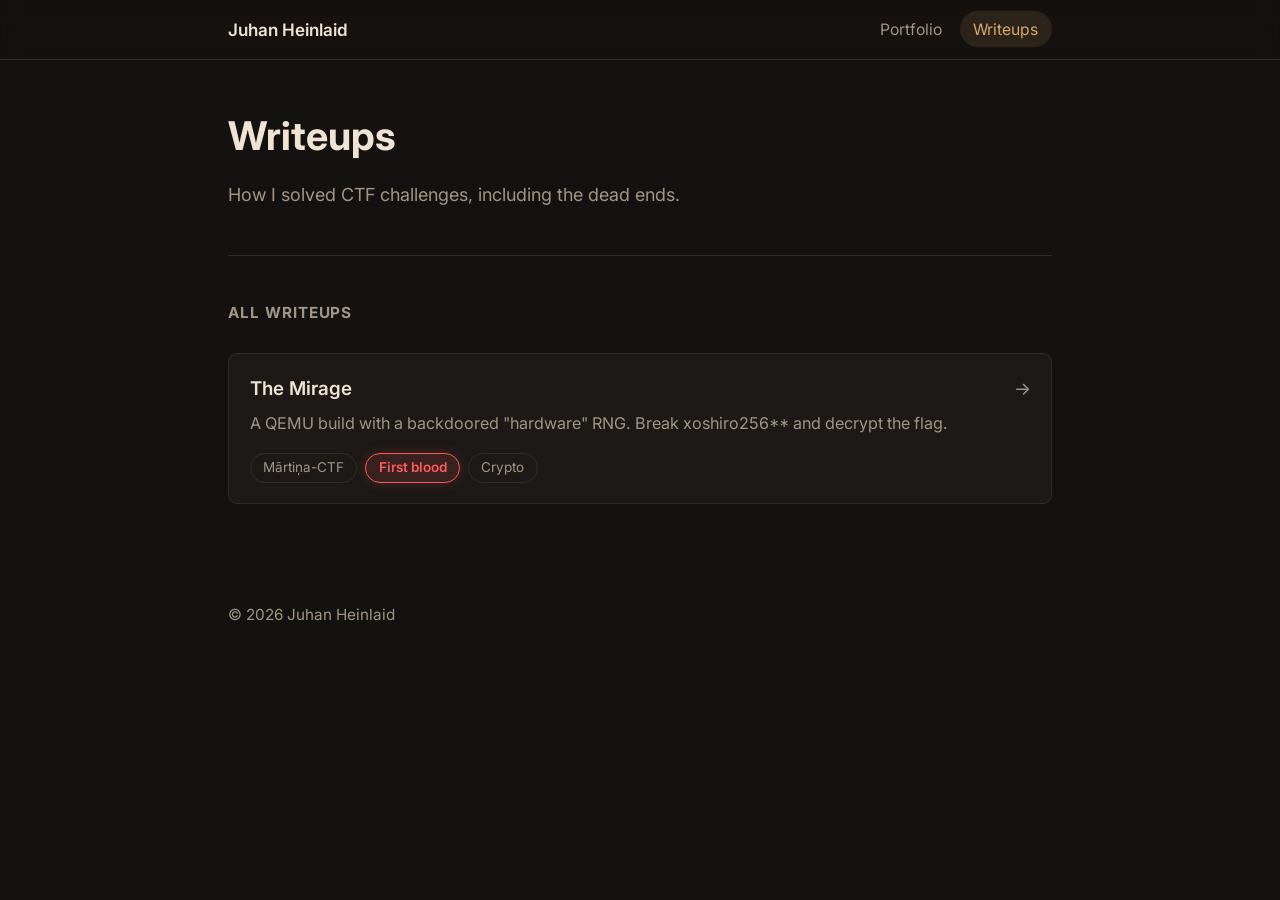
<file: writeups.html>
<!DOCTYPE html>
<html lang="en">
<head>
<meta charset="UTF-8">
<meta name="viewport" content="width=device-width, initial-scale=1.0">
<title>Writeups | Juhan Heinlaid</title>
<link rel="preconnect" href="https://fonts.googleapis.com">
<link rel="preconnect" href="https://fonts.gstatic.com" crossorigin>
<link href="https://fonts.googleapis.com/css2?family=Inter:wght@400;500;600;700&display=swap" rel="stylesheet">
<link rel="stylesheet" href="style.css">
</head>
<body class="writeups-page">

<nav class="topbar" aria-label="Main">
  <div class="topbar-inner">
    <a class="topbar-brand" href="index.html">Juhan Heinlaid</a>
    <div class="topbar-links">
      <a href="index.html">Portfolio</a>
      <a href="writeups.html" aria-current="page">Writeups</a>
    </div>
  </div>
</nav>

<div class="wrap">
  <header class="page-header">
    <h1>Writeups</h1>
    <p>How I solved CTF challenges, including the dead ends.</p>
  </header>

  <section id="writeup-list">
    <h2>All writeups</h2>
    <div class="writeup-index">
      <a class="writeup-card" href="writeups/the-mirage.html">
        <div class="writeup-card-top">
          <span class="writeup-card-title">The Mirage</span>
          <span class="writeup-card-go" aria-hidden="true">&rarr;</span>
        </div>
        <p>A QEMU build with a backdoored "hardware" RNG. Break xoshiro256** and decrypt the flag.</p>
        <div class="chip-row">
          <span class="chip">Mārtiņa-CTF</span>
          <span class="chip chip-blood">First blood</span>
          <span class="chip">Crypto</span>
        </div>
      </a>
    </div>
  </section>

  <footer>
    <span>&copy; 2026 Juhan Heinlaid</span>
  </footer>
</div>

</body>
</html>
</file>
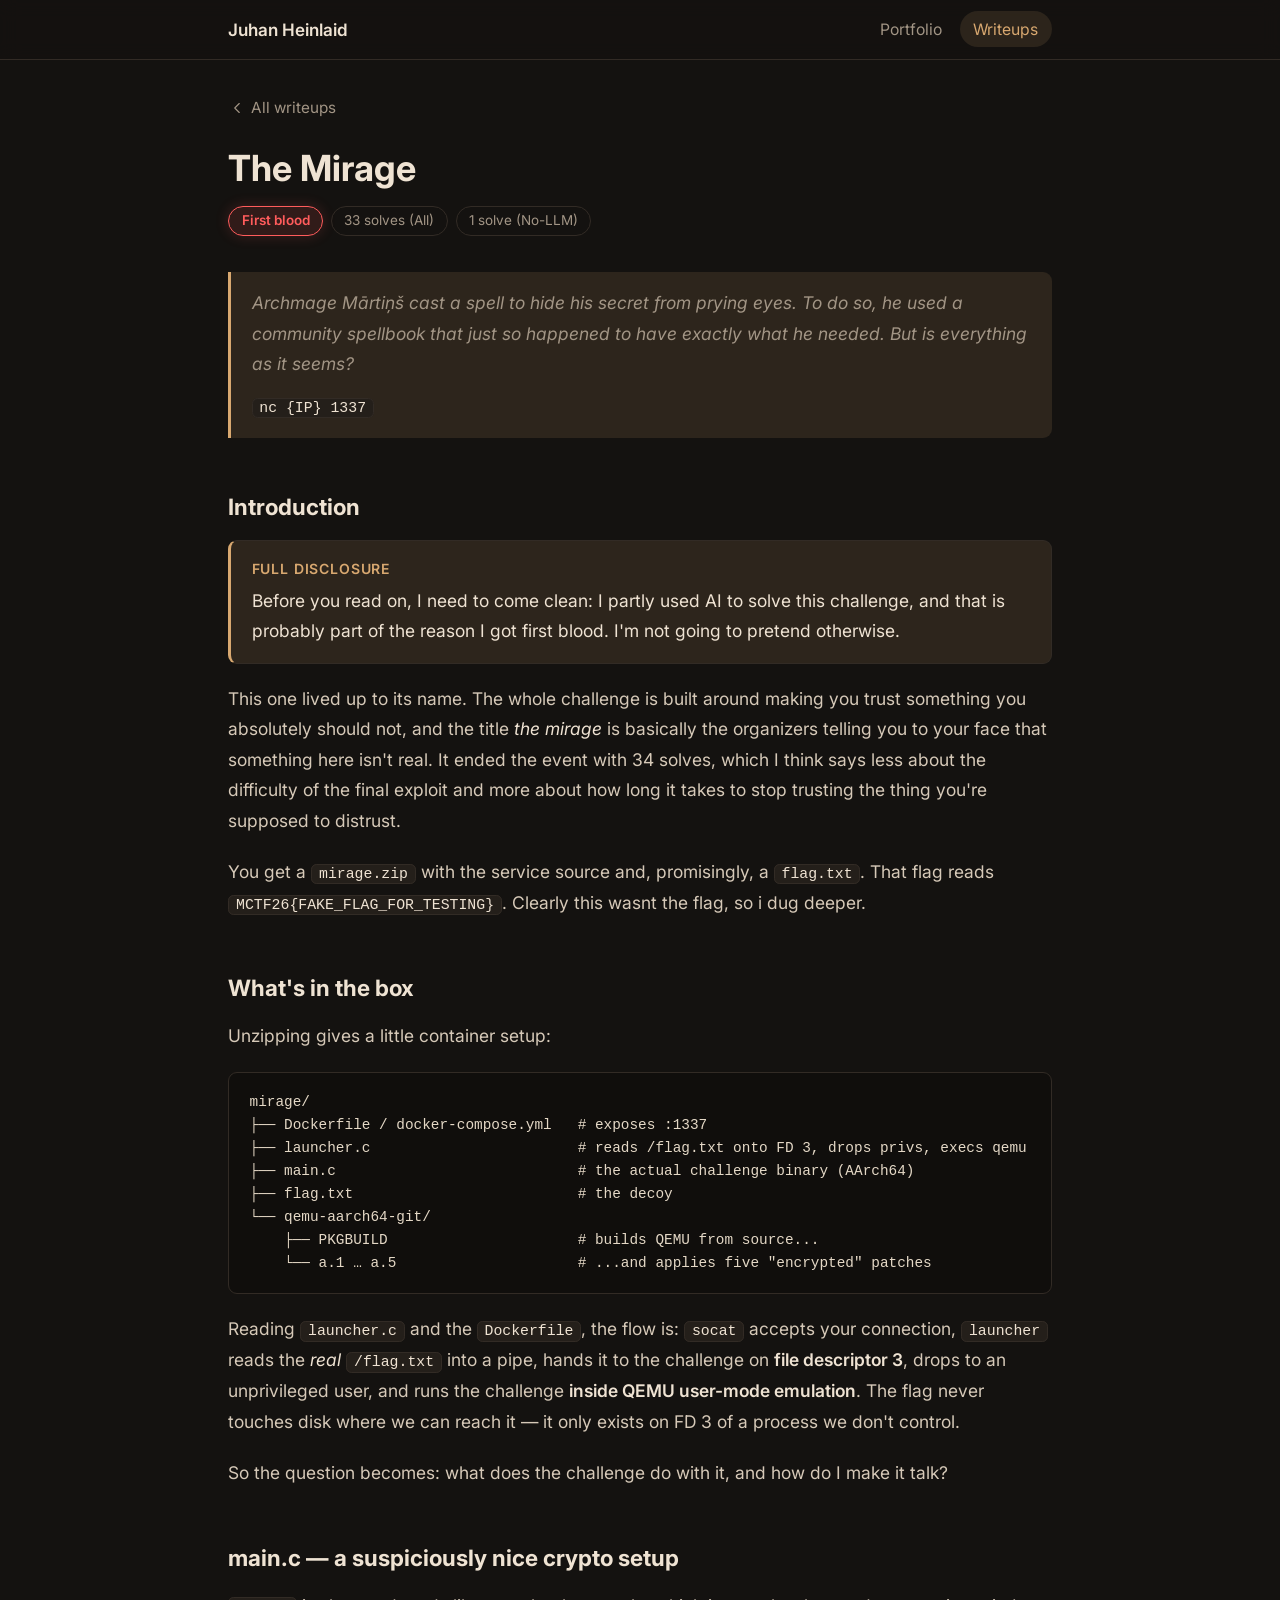
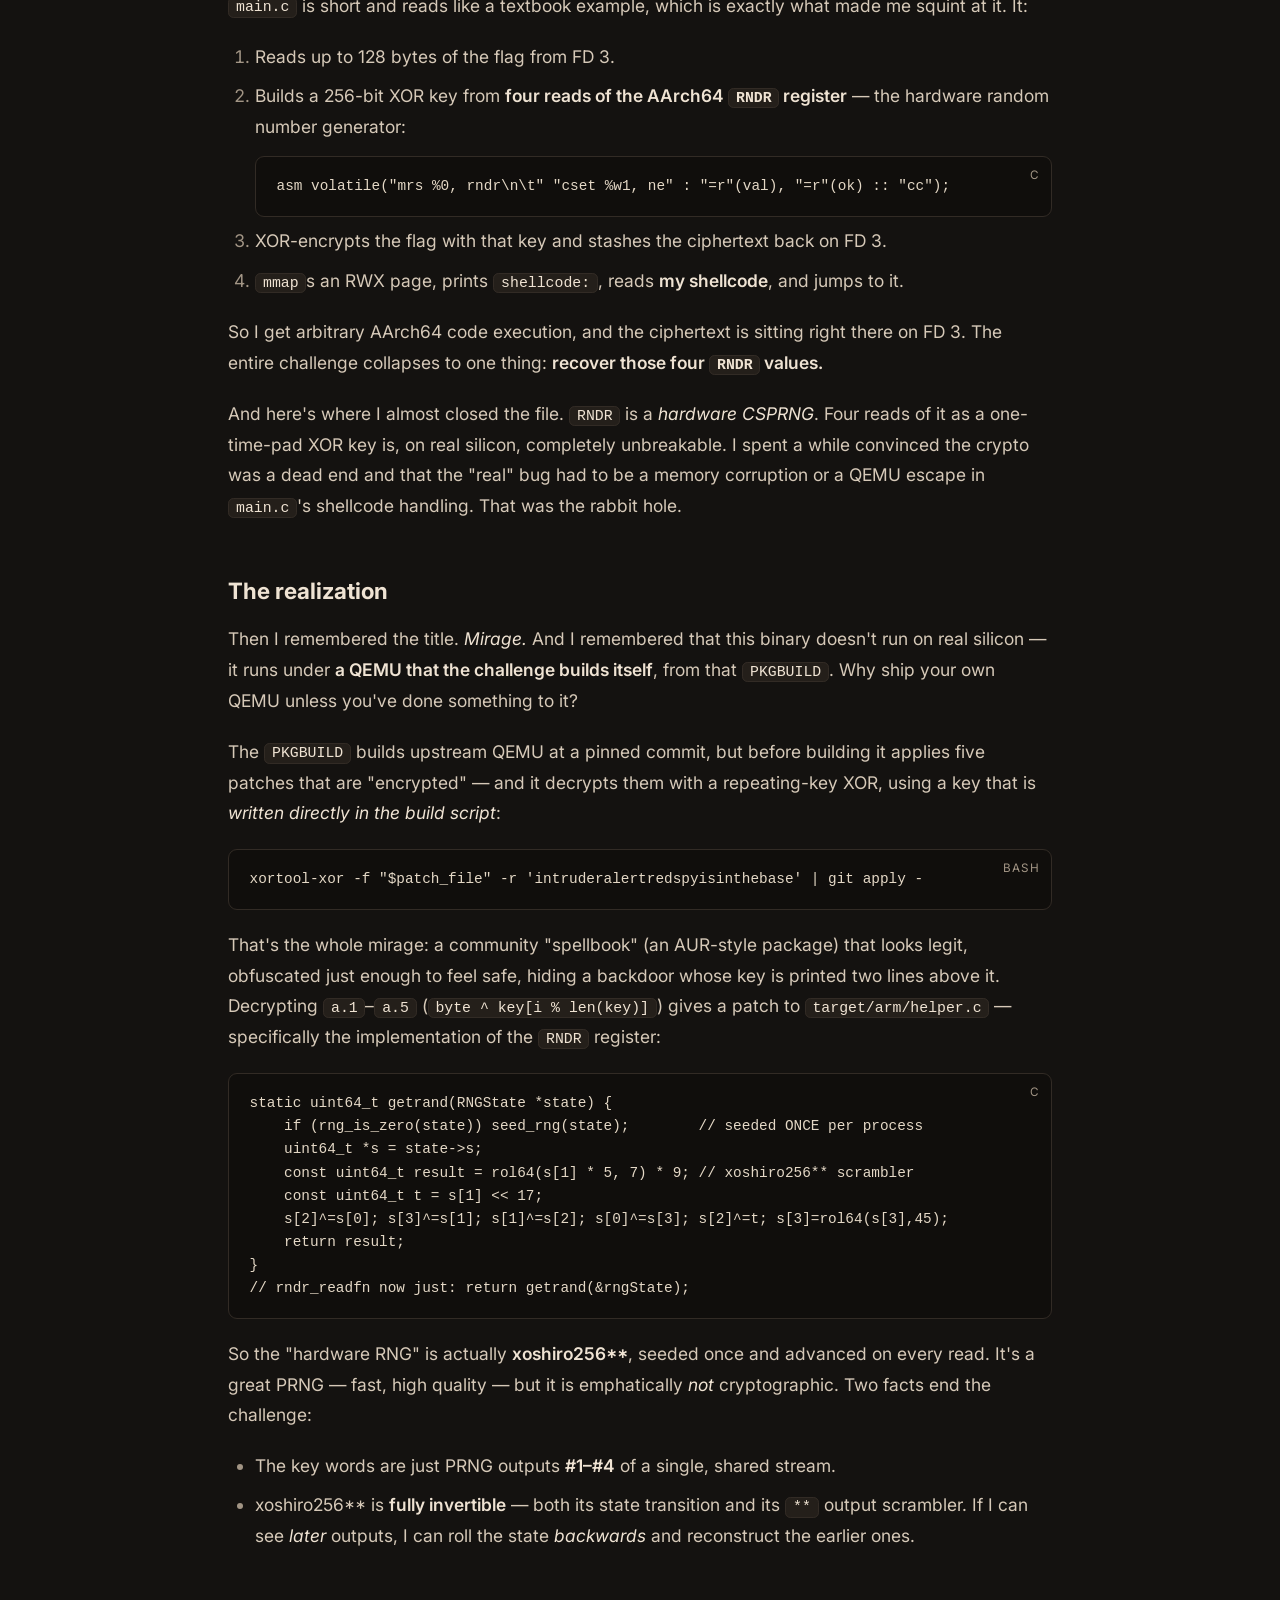
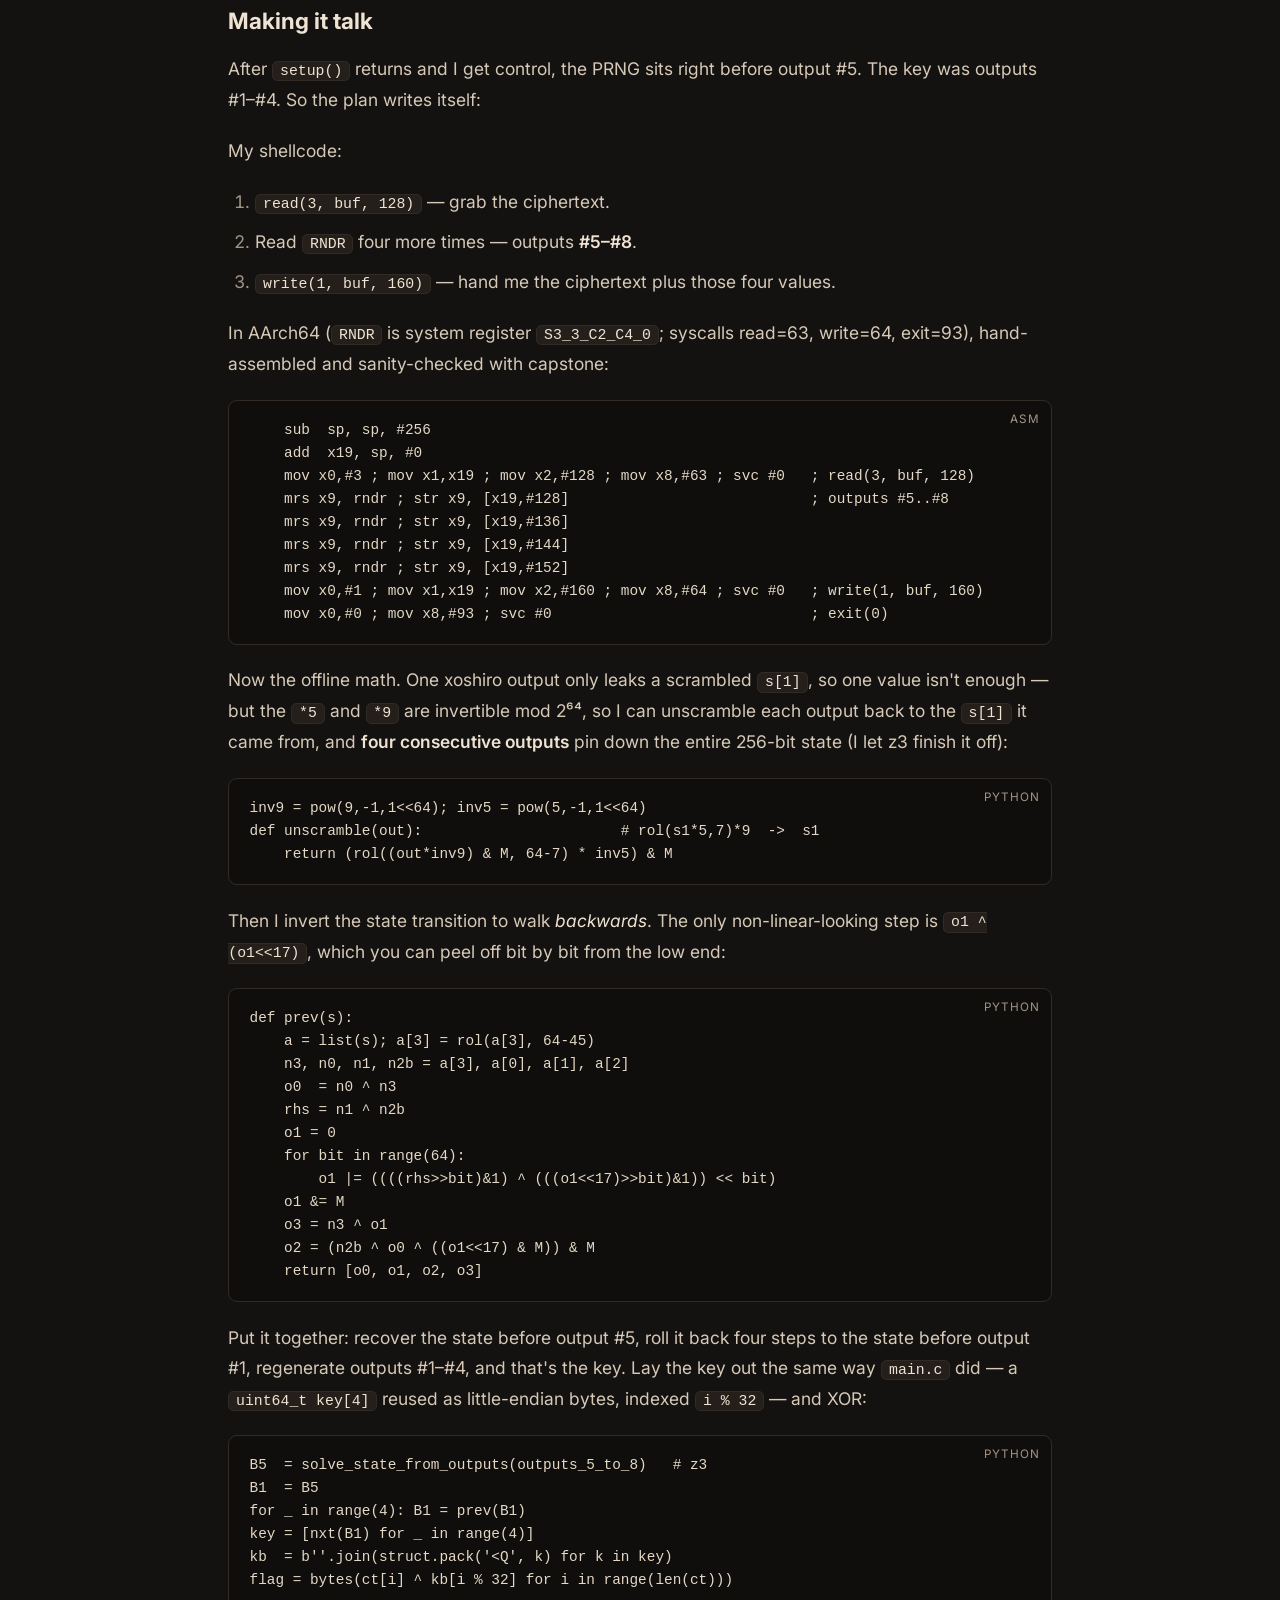
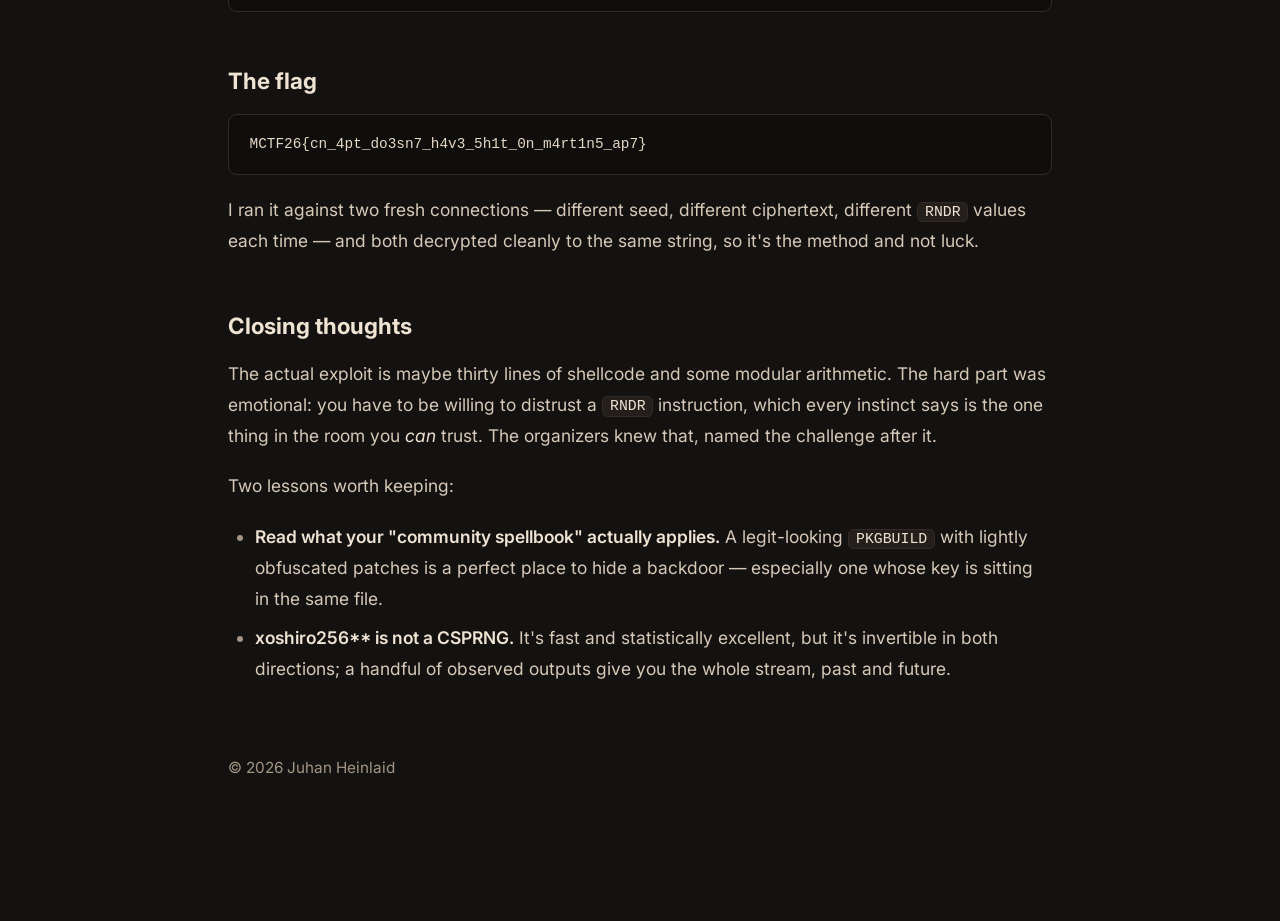
<file: writeups/the-mirage.html>
<!DOCTYPE html>
<html lang="en">
<head>
<meta charset="UTF-8">
<meta name="viewport" content="width=device-width, initial-scale=1.0">
<title>The Mirage | Writeups | Juhan Heinlaid</title>
<link rel="preconnect" href="https://fonts.googleapis.com">
<link rel="preconnect" href="https://fonts.gstatic.com" crossorigin>
<link href="https://fonts.googleapis.com/css2?family=Inter:wght@400;500;600;700&display=swap" rel="stylesheet">
<link rel="stylesheet" href="../style.css">
</head>
<body class="writeups-page">

<nav class="topbar" aria-label="Main">
  <div class="topbar-inner">
    <a class="topbar-brand" href="../index.html">Juhan Heinlaid</a>
    <div class="topbar-links">
      <a href="../index.html">Portfolio</a>
      <a href="../writeups.html" aria-current="page">Writeups</a>
    </div>
  </div>
</nav>

<div class="wrap">
  <article class="writeup">
    <div class="writeup-head">
      <a class="back-link" href="../writeups.html"><svg viewBox="0 0 24 24" fill="none" stroke="currentColor" stroke-width="1.5" stroke-linecap="round" stroke-linejoin="round" aria-hidden="true"><path d="M15 6l-6 6 6 6"/></svg>All writeups</a>
      <h1>The Mirage</h1>
      <div class="chip-row">
        <span class="chip chip-blood">First blood</span>
        <span class="chip">33 solves (All)</span>
        <span class="chip">1 solve (No-LLM)</span>
      </div>
    </div>
    <div class="prose">
<blockquote><p>Archmage Mārtiņš cast a spell to hide his secret from prying eyes. To do so, he used a community spellbook that just so happened to have exactly what he needed. But is everything as it seems?</p>
<p><code>nc {IP} 1337</code></p></blockquote>
<h3>Introduction</h3>
<aside class="disclosure">
<strong>Full disclosure</strong>
<p>Before you read on, I need to come clean: I partly used AI to solve this challenge, and that is probably part of the reason I got first blood. I'm not going to pretend otherwise.</p>
</aside>
<p>This one lived up to its name. The whole challenge is built around making you trust something you absolutely should not, and the title <em>the mirage</em> is basically the organizers telling you to your face that something here isn't real. It ended the event with 34 solves, which I think says less about the difficulty of the final exploit and more about how long it takes to stop trusting the thing you're supposed to distrust.</p>
<p>You get a <code>mirage.zip</code> with the service source and, promisingly, a <code>flag.txt</code>. That flag reads <code>MCTF26{FAKE_FLAG_FOR_TESTING}</code>. Clearly this wasnt the flag, so i dug deeper.</p>
<h3>What's in the box</h3>
<p>Unzipping gives a little container setup:</p>
<div class="code-block"><pre><code>mirage/
├── Dockerfile / docker-compose.yml   # exposes :1337
├── launcher.c                        # reads /flag.txt onto FD 3, drops privs, execs qemu
├── main.c                            # the actual challenge binary (AArch64)
├── flag.txt                          # the decoy
└── qemu-aarch64-git/
    ├── PKGBUILD                      # builds QEMU from source...
    └── a.1 … a.5                     # ...and applies five "encrypted" patches</code></pre></div>
<p>Reading <code>launcher.c</code> and the <code>Dockerfile</code>, the flow is: <code>socat</code> accepts your connection, <code>launcher</code> reads the <em>real</em> <code>/flag.txt</code> into a pipe, hands it to the challenge on <strong>file descriptor 3</strong>, drops to an unprivileged user, and runs the challenge <strong>inside QEMU user-mode emulation</strong>. The flag never touches disk where we can reach it — it only exists on FD 3 of a process we don't control.</p>
<p>So the question becomes: what does the challenge do with it, and how do I make it talk?</p>
<h3>main.c — a suspiciously nice crypto setup</h3>
<p><code>main.c</code> is short and reads like a textbook example, which is exactly what made me squint at it. It:</p>
<ol><li>Reads up to 128 bytes of the flag from FD 3.</li><li>Builds a 256-bit XOR key from <strong>four reads of the AArch64 <code>RNDR</code> register</strong> — the hardware random number generator:
<div class="code-block"><span class="code-lang">c</span><pre><code>asm volatile("mrs %0, rndr\n\t" "cset %w1, ne" : "=r"(val), "=r"(ok) :: "cc");</code></pre></div></li><li>XOR-encrypts the flag with that key and stashes the ciphertext back on FD 3.</li><li><code>mmap</code>s an RWX page, prints <code>shellcode:</code>, reads <strong>my shellcode</strong>, and jumps to it.</li></ol>
<p>So I get arbitrary AArch64 code execution, and the ciphertext is sitting right there on FD 3. The entire challenge collapses to one thing: <strong>recover those four <code>RNDR</code> values.</strong></p>
<p>And here's where I almost closed the file. <code>RNDR</code> is a <em>hardware CSPRNG</em>. Four reads of it as a one-time-pad XOR key is, on real silicon, completely unbreakable. I spent a while convinced the crypto was a dead end and that the "real" bug had to be a memory corruption or a QEMU escape in <code>main.c</code>'s shellcode handling. That was the rabbit hole.</p>
<h3>The realization</h3>
<p>Then I remembered the title. <em>Mirage.</em> And I remembered that this binary doesn't run on real silicon — it runs under <strong>a QEMU that the challenge builds itself</strong>, from that <code>PKGBUILD</code>. Why ship your own QEMU unless you've done something to it?</p>
<p>The <code>PKGBUILD</code> builds upstream QEMU at a pinned commit, but before building it applies five patches that are "encrypted" — and it decrypts them with a repeating-key XOR, using a key that is <em>written directly in the build script</em>:</p>
<div class="code-block"><span class="code-lang">bash</span><pre><code>xortool-xor -f "$patch_file" -r 'intruderalertredspyisinthebase' | git apply -</code></pre></div>
<p>That's the whole mirage: a community "spellbook" (an AUR-style package) that looks legit, obfuscated just enough to feel safe, hiding a backdoor whose key is printed two lines above it. Decrypting <code>a.1</code>–<code>a.5</code> (<code>byte ^ key[i % len(key)]</code>) gives a patch to <code>target/arm/helper.c</code> — specifically the implementation of the <code>RNDR</code> register:</p>
<div class="code-block"><span class="code-lang">c</span><pre><code>static uint64_t getrand(RNGState *state) {
    if (rng_is_zero(state)) seed_rng(state);        // seeded ONCE per process
    uint64_t *s = state-&gt;s;
    const uint64_t result = rol64(s[1] * 5, 7) * 9; // xoshiro256** scrambler
    const uint64_t t = s[1] &lt;&lt; 17;
    s[2]^=s[0]; s[3]^=s[1]; s[1]^=s[2]; s[0]^=s[3]; s[2]^=t; s[3]=rol64(s[3],45);
    return result;
}
// rndr_readfn now just: return getrand(&amp;rngState);</code></pre></div>
<p>So the "hardware RNG" is actually <strong>xoshiro256**</strong>, seeded once and advanced on every read. It's a great PRNG — fast, high quality — but it is emphatically <em>not</em> cryptographic. Two facts end the challenge:</p>
<ul><li>The key words are just PRNG outputs <strong>#1–#4</strong> of a single, shared stream.</li><li>xoshiro256** is <strong>fully invertible</strong> — both its state transition and its <code>**</code> output scrambler. If I can see <em>later</em> outputs, I can roll the state <em>backwards</em> and reconstruct the earlier ones.</li></ul>
<h3>Making it talk</h3>
<p>After <code>setup()</code> returns and I get control, the PRNG sits right before output #5. The key was outputs #1–#4. So the plan writes itself:</p>
<p>My shellcode:</p>
<ol><li><code>read(3, buf, 128)</code> — grab the ciphertext.</li><li>Read <code>RNDR</code> four more times — outputs <strong>#5–#8</strong>.</li><li><code>write(1, buf, 160)</code> — hand me the ciphertext plus those four values.</li></ol>
<p>In AArch64 (<code>RNDR</code> is system register <code>S3_3_C2_C4_0</code>; syscalls read=63, write=64, exit=93), hand-assembled and sanity-checked with capstone:</p>
<div class="code-block"><span class="code-lang">asm</span><pre><code>    sub  sp, sp, #256
    add  x19, sp, #0
    mov x0,#3 ; mov x1,x19 ; mov x2,#128 ; mov x8,#63 ; svc #0   ; read(3, buf, 128)
    mrs x9, rndr ; str x9, [x19,#128]                            ; outputs #5..#8
    mrs x9, rndr ; str x9, [x19,#136]
    mrs x9, rndr ; str x9, [x19,#144]
    mrs x9, rndr ; str x9, [x19,#152]
    mov x0,#1 ; mov x1,x19 ; mov x2,#160 ; mov x8,#64 ; svc #0   ; write(1, buf, 160)
    mov x0,#0 ; mov x8,#93 ; svc #0                              ; exit(0)</code></pre></div>
<p>Now the offline math. One xoshiro output only leaks a scrambled <code>s[1]</code>, so one value isn't enough — but the <code>*5</code> and <code>*9</code> are invertible mod 2⁶⁴, so I can unscramble each output back to the <code>s[1]</code> it came from, and <strong>four consecutive outputs</strong> pin down the entire 256-bit state (I let z3 finish it off):</p>
<div class="code-block"><span class="code-lang">python</span><pre><code>inv9 = pow(9,-1,1&lt;&lt;64); inv5 = pow(5,-1,1&lt;&lt;64)
def unscramble(out):                       # rol(s1*5,7)*9  -&gt;  s1
    return (rol((out*inv9) &amp; M, 64-7) * inv5) &amp; M</code></pre></div>
<p>Then I invert the state transition to walk <em>backwards</em>. The only non-linear-looking step is <code>o1 ^ (o1&lt;&lt;17)</code>, which you can peel off bit by bit from the low end:</p>
<div class="code-block"><span class="code-lang">python</span><pre><code>def prev(s):
    a = list(s); a[3] = rol(a[3], 64-45)
    n3, n0, n1, n2b = a[3], a[0], a[1], a[2]
    o0  = n0 ^ n3
    rhs = n1 ^ n2b
    o1 = 0
    for bit in range(64):
        o1 |= ((((rhs&gt;&gt;bit)&amp;1) ^ (((o1&lt;&lt;17)&gt;&gt;bit)&amp;1)) &lt;&lt; bit)
    o1 &amp;= M
    o3 = n3 ^ o1
    o2 = (n2b ^ o0 ^ ((o1&lt;&lt;17) &amp; M)) &amp; M
    return [o0, o1, o2, o3]</code></pre></div>
<p>Put it together: recover the state before output #5, roll it back four steps to the state before output #1, regenerate outputs #1–#4, and that's the key. Lay the key out the same way <code>main.c</code> did — a <code>uint64_t key[4]</code> reused as little-endian bytes, indexed <code>i % 32</code> — and XOR:</p>
<div class="code-block"><span class="code-lang">python</span><pre><code>B5  = solve_state_from_outputs(outputs_5_to_8)   # z3
B1  = B5
for _ in range(4): B1 = prev(B1)
key = [nxt(B1) for _ in range(4)]
kb  = b''.join(struct.pack('&lt;Q', k) for k in key)
flag = bytes(ct[i] ^ kb[i % 32] for i in range(len(ct)))</code></pre></div>
<h3>The flag</h3>
<div class="code-block"><pre><code>MCTF26{cn_4pt_do3sn7_h4v3_5h1t_0n_m4rt1n5_ap7}</code></pre></div>
<p>I ran it against two fresh connections — different seed, different ciphertext, different <code>RNDR</code> values each time — and both decrypted cleanly to the same string, so it's the method and not luck.</p>
<h3>Closing thoughts</h3>
<p>The actual exploit is maybe thirty lines of shellcode and some modular arithmetic. The hard part was emotional: you have to be willing to distrust a <code>RNDR</code> instruction, which every instinct says is the one thing in the room you <em>can</em> trust. The organizers knew that, named the challenge after it.</p>
<p>Two lessons worth keeping:</p>
<ul><li><strong>Read what your "community spellbook" actually applies.</strong> A legit-looking <code>PKGBUILD</code> with lightly obfuscated patches is a perfect place to hide a backdoor — especially one whose key is sitting in the same file.</li><li><strong>xoshiro256** is not a CSPRNG.</strong> It's fast and statistically excellent, but it's invertible in both directions; a handful of observed outputs give you the whole stream, past and future.</li></ul>
    </div>
  </article>

  <footer>
    <span>&copy; 2026 Juhan Heinlaid</span>
  </footer>
</div>

</body>
</html>
</file>
<file: style.css>
:root{
  /* palette sampled from the Pluto ASCII art: tan, ochre, clay on warm near-black */
  --bg: #141210;
  --surface: #1c1916;
  --border: #322b25;
  --text: #efe3d3;
  --muted: #a29585;
  --accent: #d8a870;
  --accent-soft: rgba(216,168,112,0.12);   /* flat tint, never a gradient */
  --clay: #a07858;
  --mono: ui-monospace, 'SFMono-Regular', Menlo, Consolas, 'Liberation Mono', monospace;

  --wrap: 48.75rem;        /* 780px at the base root size */
  --gutter: 1.5rem;
  --radius: 0.5rem;
  --pill: 999px;
}

/* Global UI scale. */
html{
  font-size: 100%;                       /* ~16px */
  scroll-behavior: smooth;
}
@media (min-width: 75rem){               /* >= 1200px */
  html{ font-size: 112.5%; }             /* ~18px */
}
@media (min-width: 112.5rem){            /* >= 1800px */
  html{ font-size: 125%; }               /* ~20px - matches the old zoom: 1.25 */
}

*{ box-sizing: border-box; margin: 0; padding: 0; }

body{
  background: var(--bg);
  color: var(--text);
  font-family: 'Inter', system-ui, sans-serif;
  font-size: 1rem;
  line-height: 1.6;
  padding: 0 0 5rem;
}
a{ color: var(--accent); }
.wrap{ max-width: var(--wrap); margin: 0 auto; padding: 0 var(--gutter); }

section{ padding: 2.5rem 0; border-top: 1px solid var(--border); scroll-margin-top: 4.5rem; }
section h2{
  font-size: 0.85rem;
  text-transform: uppercase;
  letter-spacing: 0.06em;
  color: var(--muted);
  margin-bottom: 1.5rem;
}

/* ---------------- floating section rail ---------------- */
.rail{
  position: fixed;
  left: 1.125rem;
  top: 50%;
  transform: translateY(-50%);
  z-index: 220;
  display: flex;
  flex-direction: column;
  gap: 0.125rem;
  padding: 0.5rem 0.4375rem;
  background: var(--surface);
  border: 1px solid var(--border);
  border-radius: var(--pill);
  box-shadow: 0 0.625rem 1.875rem rgba(0,0,0,0.35);
}
.rail-link{
  position: relative;
  width: 2.375rem;
  height: 2.375rem;
  display: flex;
  align-items: center;
  justify-content: center;
  border-radius: 50%;
  color: var(--muted);
  text-decoration: none;
  transition: color 0.15s ease, background 0.15s ease;
}
.rail-link svg{ width: 1.1875rem; height: 1.1875rem; display: block; }
.rail-link:hover{ color: var(--text); background: rgba(255,255,255,0.05); }
.rail-link:focus-visible{ outline: 1px solid var(--accent); outline-offset: -2px; }
.rail-link.is-active{ color: var(--accent); background: var(--accent-soft); }

/* label tooltip */
.rail-link::after{
  content: attr(data-label);
  position: absolute;
  left: calc(100% + 0.75rem);
  top: 50%;
  transform: translateY(-50%) translateX(-0.25rem);
  padding: 0.3125rem 0.6875rem;
  background: var(--surface);
  border: 1px solid var(--border);
  border-radius: 0.375rem;
  font-size: 0.78rem;
  color: var(--text);
  white-space: nowrap;
  opacity: 0;
  pointer-events: none;
  transition: opacity 0.15s ease, transform 0.15s ease;
}
.rail-link:hover::after,
.rail-link:focus-visible::after{
  opacity: 1;
  transform: translateY(-50%) translateX(0);
}


@media (max-width: 74.9375rem){         
  .rail{
    left: 50%;
    top: auto;
    bottom: 1rem;
    transform: translateX(-50%);
    flex-direction: row;
    padding: 0.4375rem 0.5rem;
  }
  .rail-link::after{
    left: 50%;
    top: auto;
    bottom: calc(100% + 0.625rem);
    transform: translateX(-50%) translateY(0.25rem);
  }
  .rail-link:hover::after,
  .rail-link:focus-visible::after{ transform: translateX(-50%) translateY(0); }
  body{ padding-bottom: 6.875rem; }
}
@media (hover: none){
  .rail-link::after{ display: none; }
}

@media (prefers-reduced-motion: reduce){
  html{ scroll-behavior: auto; }
  .rail-link,
  .rail-link::after,
  .hover-preview{ transition: none; }
}

/* ---------------- language switch ---------------- */
.lang-switch{
  display: flex;
  justify-content: flex-end;
  gap: 0.5rem;
  padding: 1.5rem 0 0;
}
.lang-switch button{
  background: none;
  border: 1px solid var(--border);
  color: var(--muted);
  font-family: inherit;
  font-size: 0.8125rem;
  padding: 0.3125rem 0.625rem;
  border-radius: 0.3125rem;
  cursor: pointer;
}
.lang-switch button.active{
  color: var(--text);
  border-color: var(--accent);
}

/* ---------------- header / bio ---------------- */
header{
  padding: 3rem 0 3.5rem;
  display: flex;
  align-items: center;
  justify-content: space-between;
  gap: 2rem;
}
.header-text{ flex: 1 1 0; min-width: 0; }

/* ASCII Pluto: 100 columns wide, so width = 100 * 0.6em. Sized in rem so it
   scales with the page; shrinks on narrow screens so it never overflows. */
.pluto{
  flex: 0 0 auto;
  margin: 0;
  font: 0.375rem/1.1 ui-monospace, 'SFMono-Regular', Menlo, Consolas, 'Liberation Mono', monospace;
  letter-spacing: 0;
  font-variant-ligatures: none;
  color: var(--text);
  user-select: none;
  white-space: pre;
}
.pluto i{ font-style: normal; }
@media (max-width: 45rem){
  header{ flex-direction: column; align-items: flex-start; gap: 2rem; }
  .pluto{ font-size: min(0.375rem, calc((100vw - 3rem) / 60)); align-self: center; }
}
header h1{
  font-size: 2.2rem;
  font-weight: 700;
  margin-bottom: 0.75rem;
}
header p{
  color: var(--muted);
  max-width: 35rem;
  font-size: 1rem;
}
#header-email,
#header-writeups{
  display: inline-flex;
  align-items: center;
  gap: 0.4375rem;
  margin-top: 1.25rem;
  padding: 0.5rem 1rem;
  border: 1px solid var(--border);
  border-radius: var(--pill);
  background: var(--surface);
  color: var(--text);
  font-size: 0.875rem;
  text-decoration: none;
  transition: border-color 0.15s ease, color 0.15s ease;
}
#header-email svg,
#header-writeups svg{ width: 1.0625rem; height: 1.0625rem; color: var(--muted); transition: color 0.15s ease; }
#header-email:hover,
#header-writeups:hover{ border-color: var(--accent); color: var(--accent); }
#header-email:hover svg,
#header-writeups:hover svg{ color: var(--accent); }

#header-writeups{ margin-left: 0.5rem; }

/* ---------------- projects ---------------- */
.project-grid{
  display: grid;
  grid-template-columns: repeat(2, 1fr);
  gap: 0.875rem;
}
@media (max-width: 35rem){
  .project-grid{ grid-template-columns: 1fr; }
}
.project-box{
  border: 1px solid var(--border);
  background: var(--surface);
  border-radius: var(--radius);
  padding: 1.125rem;
  cursor: pointer;
  transition: border-color 0.15s ease;
}
.project-box:hover{ border-color: var(--accent); }
.project-box .date{
  font-size: 0.78rem;
  color: var(--accent);
  margin-bottom: 0.375rem;
}
.project-box h3{
  font-size: 1.05rem;
  font-weight: 600;
  margin-bottom: 0.5rem;
}
.project-box p{
  font-size: 0.9rem;
  color: var(--muted);
}

/* ---------------- discord panel ---------------- */
.discord-heading{
  display: flex;
  justify-content: space-between;
  align-items: flex-start;
  gap: 1.25rem;
  margin-bottom: 1.25rem;
}
.discord-heading h2{ margin-bottom: 0.375rem; }
.discord-heading h4{
  font-size: 0.85rem;
  text-transform: uppercase;
  letter-spacing: 0.06em;
  color: var(--muted);
  margin-bottom: 0.375rem;
}
.discord-status{
  color: var(--muted);
  font-size: 0.85rem;
}
.discord-live{
  display: flex;
  align-items: center;
  gap: 0.4375rem;
  color: #72d69a;
  font-size: 0.72rem;
  font-weight: 700;
  letter-spacing: 0.08em;
  white-space: nowrap;
}
.status-dot{
  width: 0.4375rem;
  height: 0.4375rem;
  background: #72d69a;
  border-radius: 50%;
  box-shadow: 0 0 0 0.25rem rgba(114,214,154,0.12);
}
.discord-stats{
  display: grid;
  grid-template-columns: repeat(2, minmax(0, 1fr));
  gap: 0.75rem;
}
.discord-stat{
  border: 1px solid var(--border);
  background: var(--surface);
  border-radius: var(--radius);
  padding: 1.125rem;
}
.discord-stat-label{
  display: block;
  color: var(--muted);
  font-size: 0.8rem;
  margin-bottom: 0.25rem;
}
.discord-stat strong{
  font-size: 1.7rem;
  font-weight: 600;
}
.discord-join{
  display: inline-block;
  margin-top: 1rem;
  font-size: 0.88rem;
}
.modal-discord{
  border-top: 1px solid var(--border);
  padding-top: 1.125rem;
  margin-top: 1.25rem;
}
@media (max-width: 26.25rem){
  .discord-heading{ flex-direction: column; gap: 0.5rem; }
}

/* ---------------- hover preview that follows the cursor ---------------- */
.hover-preview{
  position: fixed;
  left: 0;
  top: 0;
  z-index: 250;
  width: max-content;
  max-width: 17rem;
  background: var(--surface);
  border: 1px solid var(--accent);
  border-radius: var(--radius);
  padding: 0.625rem 0.75rem;
  font-size: 0.82rem;
  color: var(--text);
  pointer-events: none;
  box-shadow: 0 0.375rem 1.125rem rgba(0,0,0,0.4);
  opacity: 0;
  visibility: hidden;
  will-change: transform;
  transition: opacity 0.12s ease;
}
.hover-preview.is-visible{
  opacity: 1;
  visibility: visible;
}
.hover-preview .preview-tags-label{
  margin-top: 0.5rem;
  font-size: 0.72rem;
  color: var(--accent);
}
.hover-preview .tag-row{
  display: flex;
  flex-wrap: wrap;
  gap: 0.3125rem;
  margin-top: 0.3125rem;
}
.hover-preview .tag{
  font-size: 0.7rem;
  border: 1px solid var(--border);
  border-radius: var(--pill);
  padding: 0.125rem 0.5rem;
  color: var(--muted);
}
@media (hover: none), (pointer: coarse){
  .hover-preview{ display: none; }
}

/* ---------------- project detail modal ---------------- */
.modal-overlay{
  position: fixed;
  inset: 0;
  background: rgba(0,0,0,0.6);
  display: none;
  align-items: center;
  justify-content: center;
  padding: 1.5rem;
  z-index: 300;
}
.modal-overlay.active{ display: flex; }
.modal-box{
  background: var(--surface);
  border: 1px solid var(--border);
  border-radius: 0.625rem;
  max-width: 30rem;
  width: 100%;
  padding: 1.75rem;
  position: relative;
  max-height: calc(100vh - 3rem);
  overflow-y: auto;
}
.modal-close{
  position: absolute;
  top: 0.875rem;
  right: 0.875rem;
  background: none;
  border: 1px solid var(--border);
  color: var(--muted);
  width: 1.75rem;
  height: 1.75rem;
  border-radius: 0.375rem;
  cursor: pointer;
  font-size: 0.9375rem;
  line-height: 1;
}
.modal-close:hover{ color: var(--text); border-color: var(--accent); }
.modal-box .date{
  font-size: 0.78rem;
  color: var(--accent);
  margin-bottom: 0.5rem;
}
.modal-box h3{
  font-size: 1.3rem;
  font-weight: 700;
  margin-bottom: 0.875rem;
  padding-right: 1.5rem;
}
.modal-box p{
  font-size: 0.92rem;
  color: var(--muted);
  margin-bottom: 1rem;
}
.modal-box .tag-row{
  display: flex;
  flex-wrap: wrap;
  gap: 0.5rem;
  margin-bottom: 1.125rem;
}
.modal-box .tag{
  font-size: 0.78rem;
  border: 1px solid var(--border);
  border-radius: var(--pill);
  padding: 0.1875rem 0.625rem;
  color: var(--muted);
}
.modal-shots{
  display: flex;
  flex-direction: column;
  align-items: center;
  gap: 0.625rem;
  margin-bottom: 1.125rem;
}
.modal-shots img{
  display: block;
  max-width: 100%;
  border: 1px solid var(--border);
  border-radius: var(--radius);
}
.modal-box .modal-link{
  font-size: 0.9rem;
  display: inline-block;
}
.modal-links{
  display: flex;
  flex-wrap: wrap;
  gap: 0.5rem 1rem;
}

/* ---------------- events ---------------- */
.event-list{ list-style: none; display: flex; flex-direction: column; gap: 0.625rem; }
.event-item{
  border: 1px solid var(--border);
  background: var(--surface);
  border-radius: var(--radius);
  font-size: 0.92rem;
  transition: border-color 0.15s ease;
}
/* featured (NATO) rows: sharp card with reticle corner ticks, flat colours only */
.event-item.is-featured,
.trophy-row.is-featured{
  position: relative;
  border-radius: 0;
}
.tick{
  position: absolute;
  width: 0.625rem;
  height: 0.625rem;
  border: 0 solid var(--accent);
  pointer-events: none;
  transition: transform 0.18s ease;
}
.tick.tl{ top: -1px;    left: -1px;  border-top-width: 2px;    border-left-width: 2px; }
.tick.tr{ top: -1px;    right: -1px; border-top-width: 2px;    border-right-width: 2px; }
.tick.bl{ bottom: -1px; left: -1px;  border-bottom-width: 2px; border-left-width: 2px; }
.tick.br{ bottom: -1px; right: -1px; border-bottom-width: 2px; border-right-width: 2px; }
.is-featured:hover .tl{ transform: translate(-0.1875rem, -0.1875rem); }
.is-featured:hover .tr{ transform: translate(0.1875rem, -0.1875rem); }
.is-featured:hover .bl{ transform: translate(-0.1875rem, 0.1875rem); }
.is-featured:hover .br{ transform: translate(0.1875rem, 0.1875rem); }
.event-badge{ flex: 0 0 auto; }
.event-head{
  display: flex;
  align-items: center;
  gap: 0.25rem 0.625rem;
  flex-wrap: wrap;
  flex: 1 1 10rem;
  min-width: 0;
}
.event-item.event-plain{
  padding: 0.875rem 1rem;
  display: flex;
  justify-content: space-between;
  gap: 1rem;
  flex-wrap: wrap;
}
.event-item details > summary{
  padding: 0.875rem 1rem;
  display: flex;
  align-items: center;
  justify-content: space-between;
  gap: 0.625rem 1rem;
  flex-wrap: wrap;
  cursor: pointer;
  list-style: none;
}
.event-item details > summary::-webkit-details-marker{ display: none; }
.event-item details > summary:focus-visible{
  outline: 1px solid var(--accent);
  outline-offset: -1px;
  border-radius: var(--radius);
}
.event-item:not(.event-plain):hover{ border-color: var(--accent); }
.event-item .event-name{ font-weight: 500; flex: 1 1 auto; }
.event-item .event-date{ color: var(--muted); font-size: 0.85rem; white-space: nowrap; }
.event-chevron{
  width: 0.5rem;
  height: 0.5rem;
  border-right: 1.5px solid var(--muted);
  border-bottom: 1.5px solid var(--muted);
  transform: rotate(45deg);
  margin-bottom: 0.1875rem;
  flex: 0 0 auto;
  transition: transform 0.18s ease, border-color 0.15s ease;
}
.event-item details[open] > summary .event-chevron{
  transform: rotate(225deg);
  margin-bottom: 0;
  border-color: var(--accent);
}
.event-details{
  padding: 0 1rem 1rem;
  color: var(--muted);
  font-size: 0.88rem;
  white-space: pre-line;
}
.event-details strong{ color: var(--text); font-weight: 600; }

/* ---------------- trophies ---------------- */
.trophy-list{
  display: flex;
  flex-direction: column;
  gap: 0.625rem;
}
.trophy-row{
  border: 1px solid var(--border);
  background: var(--surface);
  border-radius: var(--radius);
  padding: 0.875rem 1rem;
  display: flex;
  justify-content: space-between;
  align-items: center;
  gap: 0.5rem 1.25rem;
  flex-wrap: wrap;
  font-size: 0.9rem;
}
.trophy-main{
  display: flex;
  flex-direction: column;
  gap: 0.125rem;
  flex: 1 1 15rem;
}
.trophy-name{ font-size: 0.95rem; font-weight: 600; }
.trophy-year{ color: var(--muted); font-size: 0.78rem; }
.trophy-result{
  flex: 0 0 auto;
  display: flex;
  flex-direction: column;
  align-items: flex-end;
  text-align: right;
  font-size: 0.85rem;
  font-weight: 600;
  line-height: 1.25;
  color: var(--muted);
}
.trophy-rank{
  font-family: var(--mono);
  font-size: 1.6rem;
  font-weight: 700;
  letter-spacing: -0.03em;
  line-height: 1.1;
}
.trophy-of{ font-size: 0.72rem; font-weight: 400; color: var(--muted); }
/* highlighted: flat accent rule on the left, accent-coloured result */
.trophy-row.is-top:not(.is-featured){
  border-left: 3px solid var(--accent);
  padding-left: 0.8125rem;
}
.trophy-row.is-top .trophy-result{ color: var(--accent); }
/* still in progress: dashed, quiet */
.trophy-row.is-pending{
  border-left: 3px dashed var(--clay);
  padding-left: 0.8125rem;
}
.trophy-row.is-pending .trophy-result{ font-weight: 400; font-style: italic; }
.trophy-badge, .event-badge{
  font-family: var(--mono);
  font-size: 0.64rem;
  font-weight: 700;
  letter-spacing: 0.08em;
  text-transform: uppercase;
  color: var(--accent);
}
.trophy-row.is-link{
  color: inherit;
  text-decoration: none;
  transition: border-color .15s ease;
}
.trophy-row.is-link:hover{ border-color: var(--accent); }
.trophy-row.is-link:hover .trophy-name{ color: var(--accent); }
.trophy-row.is-link:focus-visible{
  outline: 1px solid var(--accent);
  outline-offset: 2px;
}
.ext{
  font-size: 0.7em;
  margin-left: 0.3125rem;
  opacity: .65;
  vertical-align: 1px;
}

/* ---------------- companies ---------------- */
.company-list{
  display: flex;
  flex-direction: column;
  gap: 0.625rem;
}
.company-box{
  border: 1px solid var(--border);
  background: var(--surface);
  border-radius: var(--radius);
  padding: 0.875rem 1rem;
  display: flex;
  justify-content: space-between;
  align-items: baseline;
  gap: 0.75rem 1.25rem;
  flex-wrap: wrap;
}
.company-box .company-info{
  display: flex;
  flex-direction: column;
  gap: 0.125rem;
}
.company-box .company-name{
  font-size: 0.98rem;
  font-weight: 600;
}
.company-box .role{
  color: var(--muted);
  font-size: 0.85rem;
}
.company-box .period{
  font-size: 0.78rem;
  color: var(--accent);
  white-space: nowrap;
}
.company-box .company-meta{
  display: flex;
  flex-direction: column;
  align-items: flex-end;
  gap: 0.1875rem;
}
.company-box .duration{
  color: var(--muted);
  font-size: 0.75rem;
  white-space: nowrap;
}

footer{
  padding-top: 3rem;
  color: var(--muted);
  font-size: 0.85rem;
}

/* ---------------- writeups page ---------------- */
/* ---------------- top navbar (shared by every page) ---------------- */
.topbar{
  position: sticky;
  top: 0;
  z-index: 200;
  background: rgba(20,18,16,0.85);
  -webkit-backdrop-filter: blur(0.5rem);
  backdrop-filter: blur(0.5rem);
  border-bottom: 1px solid var(--border);
}
.topbar-inner{
  max-width: var(--wrap);
  margin: 0 auto;
  padding: 0 var(--gutter);
  height: 3.25rem;
  display: flex;
  align-items: center;
  justify-content: space-between;
  gap: 1rem;
}
.topbar-brand{
  color: var(--text);
  font-weight: 600;
  font-size: 0.95rem;
  text-decoration: none;
}
.topbar-links{ display: flex; gap: 0.25rem; }
.topbar-links a{
  color: var(--muted);
  font-size: 0.875rem;
  text-decoration: none;
  padding: 0.3125rem 0.75rem;
  border-radius: var(--pill);
  transition: color 0.15s ease, background 0.15s ease;
}
.topbar-links a:hover{ color: var(--text); background: rgba(255,255,255,0.05); }
.topbar-links a[aria-current="page"]{ color: var(--accent); background: var(--accent-soft); }
.topbar a:focus-visible{ outline: 1px solid var(--accent); outline-offset: 2px; }

header.page-header{ display: block; padding: 2.5rem 0 2.5rem; }

.chip-row{ display: flex; flex-wrap: wrap; gap: 0.4375rem; }
.chip{
  font-size: 0.75rem;
  border: 1px solid var(--border);
  border-radius: var(--pill);
  padding: 0.1875rem 0.6875rem;
  color: var(--muted);
  white-space: nowrap;
}
.chip-accent{ color: var(--accent); border-color: var(--accent); }
.chip-blood{
  --blood: #ff5c5c;
  color: var(--blood);
  border-color: var(--blood);
  background: rgba(255,92,92,0.12);
  font-weight: 600;
  box-shadow: 0 0 0.75rem rgba(255,92,92,0.18);
}

.writeup-index{ display: flex; flex-direction: column; gap: 0.75rem; }
.writeup-card{
  display: block;
  border: 1px solid var(--border);
  background: var(--surface);
  border-radius: var(--radius);
  padding: 1.125rem;
  color: inherit;
  text-decoration: none;
  transition: border-color 0.15s ease;
}
.writeup-card:hover{ border-color: var(--accent); }
.writeup-card:focus-visible{ outline: 1px solid var(--accent); outline-offset: 2px; }
.writeup-card-top{ display: flex; justify-content: space-between; align-items: baseline; gap: 1rem; margin-bottom: 0.375rem; }
.writeup-card-title{ font-size: 1.05rem; font-weight: 600; }
.writeup-card-go{ color: var(--muted); transition: color 0.15s ease; }
.writeup-card:hover .writeup-card-go{ color: var(--accent); }
.writeup-card p{ font-size: 0.9rem; color: var(--muted); margin-bottom: 0.875rem; }

.writeup{ padding: 2rem 0 1rem; }
.back-link{
  display: inline-flex;
  align-items: center;
  gap: 0.25rem;
  margin-bottom: 1.5rem;
  color: var(--muted);
  font-size: 0.85rem;
  text-decoration: none;
  transition: color 0.15s ease;
}
.back-link svg{ width: 1rem; height: 1rem; }
.back-link:hover{ color: var(--accent); }
.writeup-kicker{
  font-size: 0.78rem;
  text-transform: uppercase;
  letter-spacing: 0.06em;
  color: var(--accent);
  margin-bottom: 0.5rem;
}
.writeup-head h1{ font-size: 2rem; font-weight: 700; line-height: 1.2; margin-bottom: 0.875rem; }
.writeup-head{ margin-bottom: 2rem; }

.prose{ font-size: 0.97rem; line-height: 1.75; }
.prose > * + *{ margin-top: 1.125rem; }
.prose h3{
  font-size: 1.25rem;
  font-weight: 700;
  margin-top: 2.5rem;
  padding-top: 0.25rem;
}
.prose h3 + *{ margin-top: 0.75rem; }
.prose p, .prose li{ color: #d6c9b8; }
.prose strong{ color: var(--text); font-weight: 600; }
.prose em{ color: var(--text); }
.prose ul, .prose ol{ padding-left: 1.5rem; }
.prose li + li{ margin-top: 0.5rem; }
.prose li::marker{ color: var(--muted); }
.prose li > .code-block{ margin-top: 0.75rem; }
.prose blockquote{
  border-left: 3px solid var(--accent);
  background: var(--accent-soft);
  border-radius: 0 var(--radius) var(--radius) 0;
  padding: 0.875rem 1.125rem;
}
.prose blockquote p{ color: var(--muted); font-style: italic; }
.prose blockquote p + p{ margin-top: 0.625rem; font-style: normal; }

.prose .disclosure{
  border: 1px solid var(--border);
  border-left: 3px solid var(--accent);
  background: var(--accent-soft);
  border-radius: var(--radius);
  padding: 0.875rem 1.125rem;
}
.prose .disclosure strong{
  display: block;
  margin-bottom: 0.25rem;
  font-size: 0.78rem;
  text-transform: uppercase;
  letter-spacing: 0.06em;
  color: var(--accent);
}
.prose .disclosure p{ color: var(--text); margin: 0; }

.prose code{
  font-family: ui-monospace, 'SFMono-Regular', Menlo, Consolas, 'Liberation Mono', monospace;
  font-size: 0.85em;
  background: #241f1a;
  border: 1px solid var(--border);
  border-radius: 0.3125rem;
  padding: 0.0625rem 0.375rem;
  color: var(--text);
  overflow-wrap: anywhere;
}
.code-block{
  position: relative;
  border: 1px solid var(--border);
  background: #100e0c;
  border-radius: var(--radius);
}
.code-block pre{
  margin: 0;
  padding: 1rem 1.125rem;
  overflow-x: auto;
  font-size: 0.8rem;
  line-height: 1.6;
}
.code-block pre code{
  background: none;
  border: 0;
  border-radius: 0;
  padding: 0;
  font-size: inherit;
  color: #e4d8c6;
  overflow-wrap: normal;
}
.code-lang{
  position: absolute;
  top: 0.4375rem;
  right: 0.625rem;
  font-size: 0.65rem;
  text-transform: uppercase;
  letter-spacing: 0.08em;
  color: var(--muted);
  pointer-events: none;
}

@media (max-width: 35rem){
  .writeup-head h1{ font-size: 1.6rem; }
  .prose{ font-size: 0.93rem; }
}
</file>
